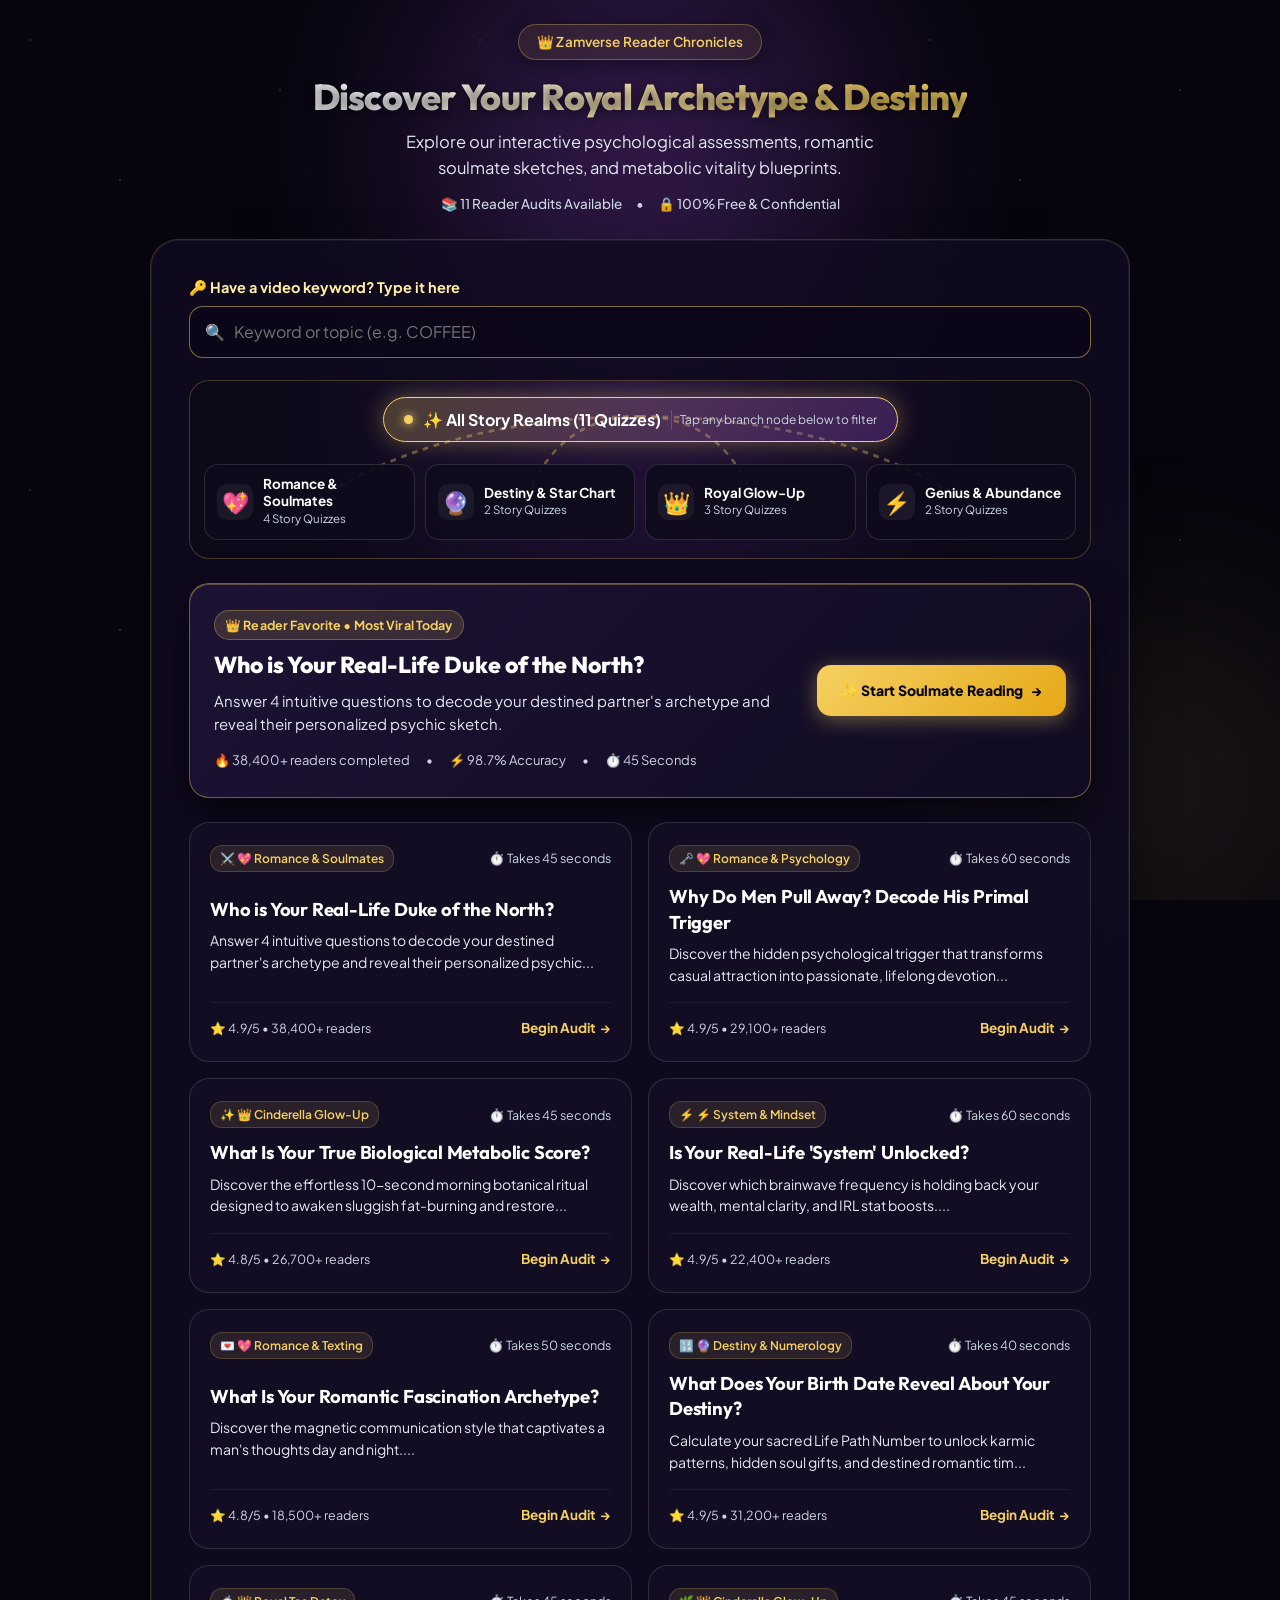
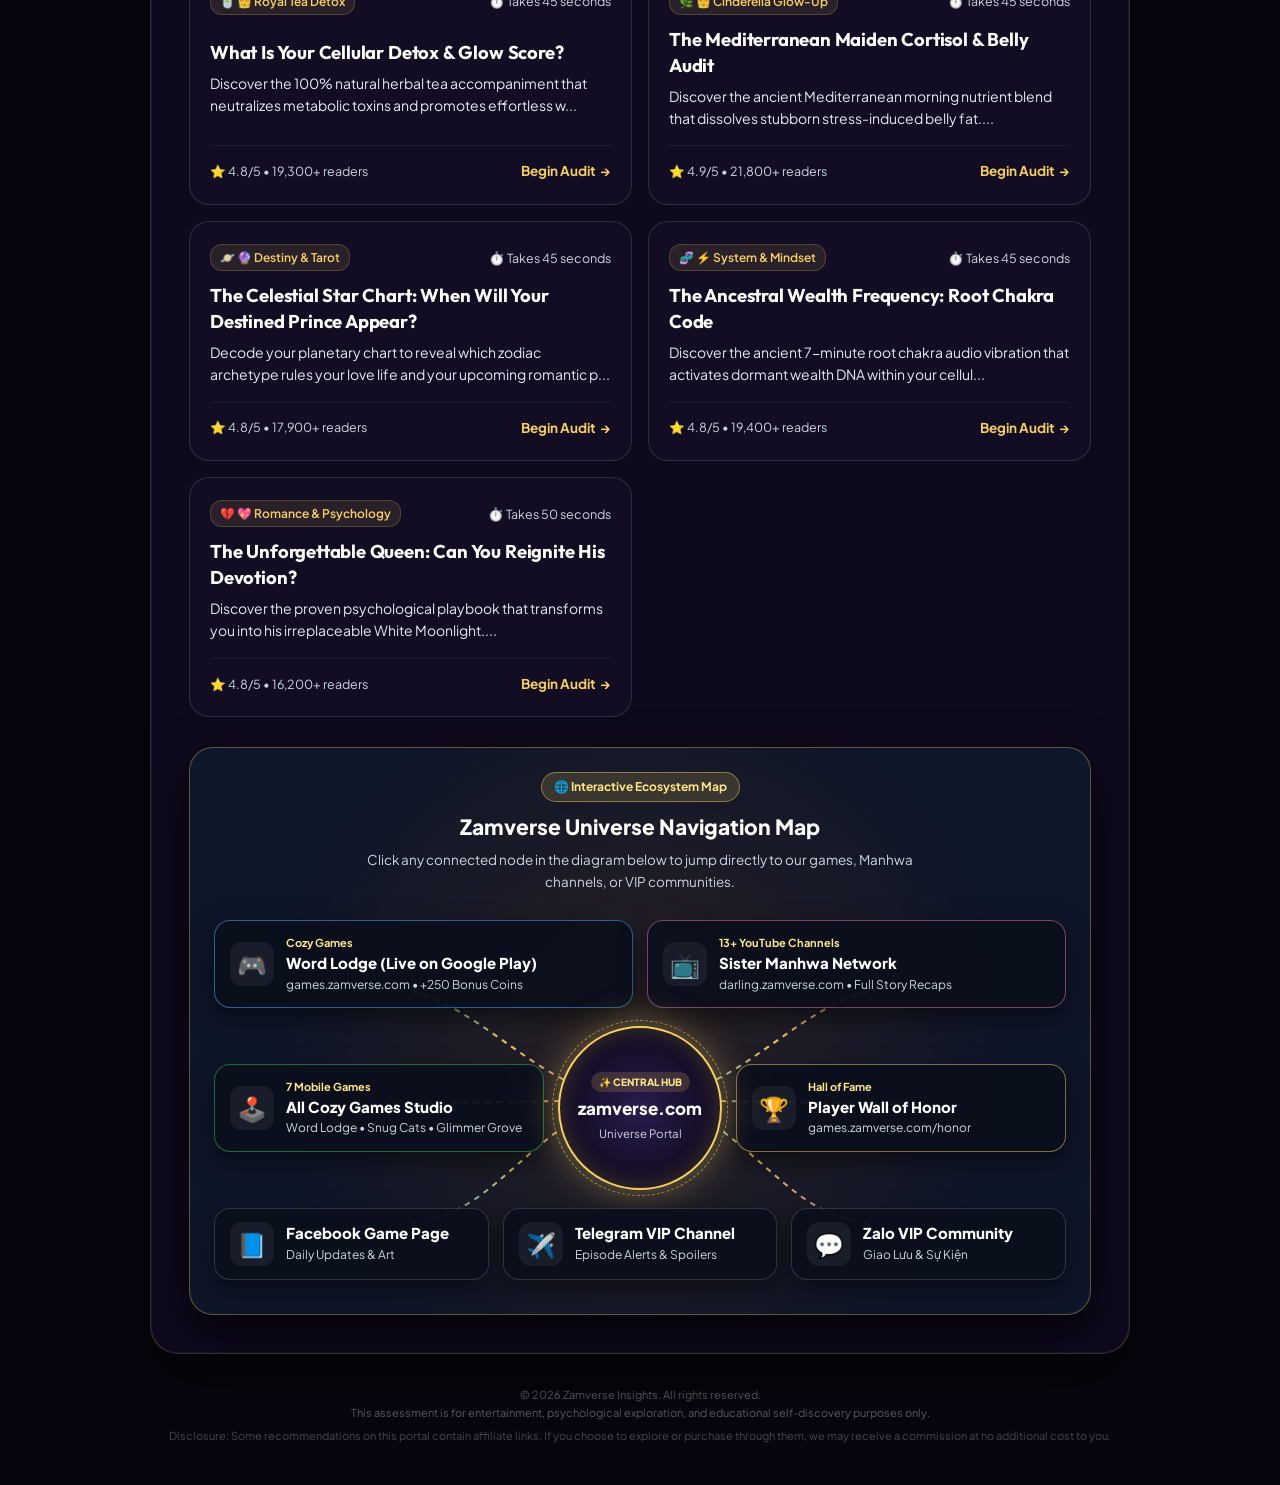
<file: index.html>
<!DOCTYPE html>
<html lang="en">
<head>
  <meta charset="UTF-8">
  <meta name="viewport" content="width=device-width, initial-scale=1.0, maximum-scale=5.0">
  <title>Zamverse Portal | Private Archetype & Destiny Assessments</title>
  
  <!-- SEO & Open Graph -->
  <meta name="description" content="Confidential reader assessments exploring romantic archetypes, male psychology, and vitality protocols.">
  <meta property="og:title" content="Zamverse Assessments | Reader Insights & Reports">
  <meta property="og:description" content="Discover your personalized archetype and confidential report in under 60 seconds.">
  <meta property="og:type" content="website">
  <meta name="theme-color" content="#07050e">

  <!-- Google Fonts -->
  <link rel="preconnect" href="https://fonts.googleapis.com">
  <link rel="preconnect" href="https://fonts.gstatic.com" crossorigin>
  <link href="https://fonts.googleapis.com/css2?family=Outfit:wght@500;600;700;800&family=Plus+Jakarta+Sans:wght@400;500;600;700;800&display=swap" rel="stylesheet">

  <!-- Stylesheet -->
  <link rel="stylesheet" href="/style.css">
  <link rel="icon" href="data:image/svg+xml,<svg xmlns='http://www.w3.org/2000/svg' viewBox='0 0 100 100'><text y='.9em' font-size='90'>✨</text></svg>">
</head>
<body>

  <!-- Ambient Light Effects -->
  <div class="bg-ambient">
    <div class="glow-orb-1"></div>
    <div class="glow-orb-2"></div>
    <div class="stars-overlay"></div>
  </div>

  <main class="quiz-container" id="mainContainer">

    <!-- Brand Header -->
    <header class="brand-header" id="brandHeader">
      <div class="brand-badge" id="brandBadge">✨ Destiny Assessment</div>
      <h1 class="brand-title" id="brandTitle">
        <span class="highlight">Who is Your Real-Life Duke of the North?</span>
      </h1>
      <p class="brand-subtitle" id="brandSubtitle">
        Answer 4 intuitive questions to uncover your destined partner's archetype and reveal their psychic sketch.
      </p>
      <div class="brand-meta" id="brandMeta">
        <span id="readingTime">⏱️ Takes 45 seconds</span>
        <span>•</span>
        <span>🔒 100% Free & Private</span>
      </div>
    </header>

    <!-- Quiz Shell Card -->
    <section class="quiz-card" id="quizCard" aria-live="polite">

      <!-- Progress Section (Hidden during calculation/result/portal) -->
      <div class="progress-section" id="progressSection">
        <div class="progress-header">
          <span id="progressLabel">Step 1 of 4</span>
          <span>⚡ Instant Analysis</span>
        </div>
        <div class="progress-bar-bg">
          <div class="progress-bar-fill" id="progressFill"></div>
        </div>
      </div>

      <!-- Question & Result Dynamic Body -->
      <div id="quizCardBody">
        <!-- Rendered dynamically via app.js -->
      </div>

    </section>

    <!-- Legal Footer -->
    <footer class="legal-footer">
      <p>© 2026 Zamverse Insights. All rights reserved.</p>
      <p>This assessment is for entertainment, psychological exploration, and educational self-discovery purposes only.</p>
      <p style="margin-top: 6px; opacity: 0.75;">Disclosure: Some recommendations on this portal contain affiliate links. If you choose to explore or purchase through them, we may receive a commission at no additional cost to you.</p>
    </footer>

  </main>

  <!-- Logic Script -->
  <script src="/app.js"></script>
</body>
</html>
</file>
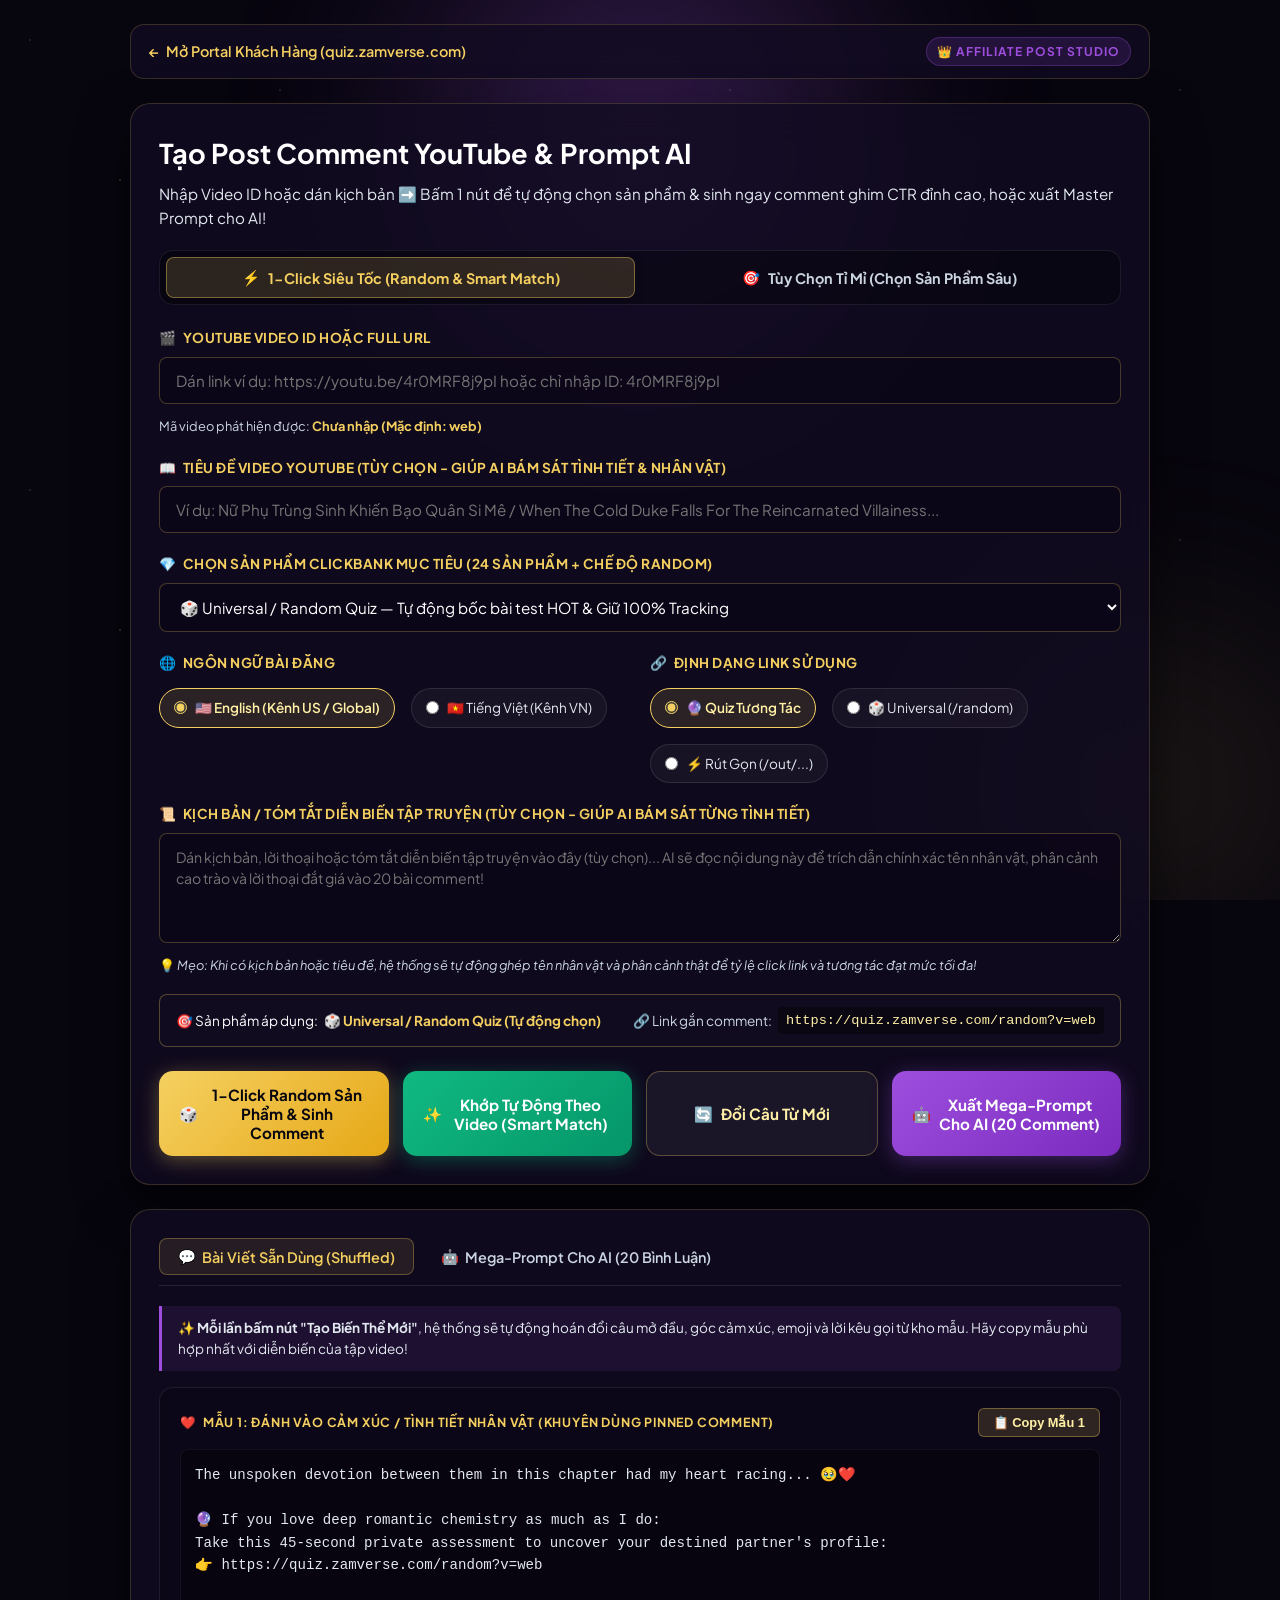
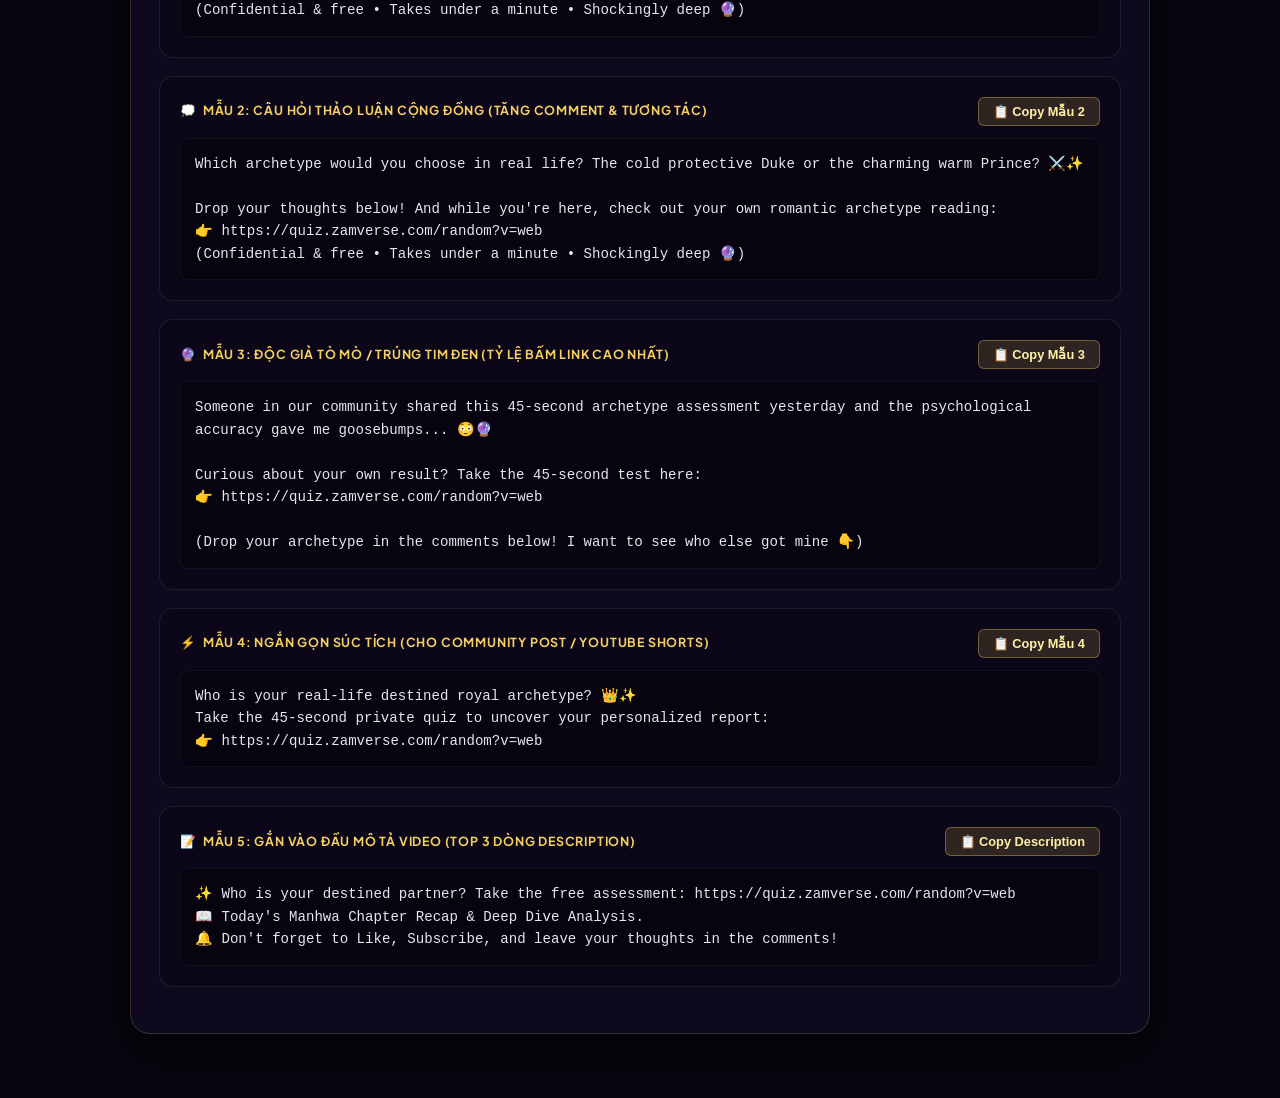
<file: admin.html>
<!DOCTYPE html>
<html lang="en">
<head>
  <meta charset="UTF-8">
  <meta name="viewport" content="width=device-width, initial-scale=1.0, maximum-scale=5.0">
  <title>Zamverse Studio | YouTube Affiliate Post & AI Prompt Generator</title>
  
  <meta name="description" content="Generate high-converting YouTube pinned comments, description snippets, and 20-comment AI prompts for female manga channels.">
  <meta name="theme-color" content="#07050e">

  <!-- Google Fonts -->
  <link rel="preconnect" href="https://fonts.googleapis.com">
  <link rel="preconnect" href="https://fonts.gstatic.com" crossorigin>
  <link href="https://fonts.googleapis.com/css2?family=Cinzel:wght@600;700;800&family=Plus+Jakarta+Sans:wght@400;500;600;700;800&display=swap" rel="stylesheet">

  <link rel="stylesheet" href="/style.css">
  <link rel="icon" href="data:image/svg+xml,<svg xmlns='http://www.w3.org/2000/svg' viewBox='0 0 100 100'><text y='.9em' font-size='90'>👑</text></svg>">

  <style>
    /* Admin Specific Styling */
    .admin-container {
      width: 100%;
      max-width: 1020px;
      margin: 0 auto;
      z-index: 1;
      position: relative;
    }

    .admin-nav {
      display: flex;
      justify-content: space-between;
      align-items: center;
      margin-bottom: 24px;
      padding: 12px 18px;
      background: var(--card-bg);
      border: 1px solid var(--card-border);
      border-radius: var(--radius-md);
      backdrop-filter: blur(16px);
    }

    .admin-nav a {
      color: var(--accent-gold);
      text-decoration: none;
      font-size: 0.9rem;
      font-weight: 600;
      display: flex;
      align-items: center;
      gap: 6px;
      transition: var(--transition-smooth);
    }

    .admin-nav a:hover {
      color: var(--accent-gold-light);
      transform: translateX(-2px);
    }

    .admin-title-badge {
      font-size: 0.75rem;
      color: var(--accent-purple);
      background: rgba(157, 78, 221, 0.15);
      border: 1px solid rgba(157, 78, 221, 0.3);
      padding: 4px 10px;
      border-radius: 20px;
      font-weight: 700;
      letter-spacing: 1px;
      text-transform: uppercase;
    }

    .admin-card {
      background: var(--card-bg);
      border: 1px solid var(--card-border);
      border-radius: var(--radius-lg);
      padding: 28px;
      margin-bottom: 24px;
      backdrop-filter: blur(20px);
      box-shadow: 0 20px 50px rgba(0,0,0,0.5);
    }

    .form-grid {
      display: grid;
      grid-template-columns: 1fr 1fr;
      gap: 20px;
    }

    @media (max-width: 768px) {
      .form-grid {
        grid-template-columns: 1fr;
      }
    }

    .form-group {
      display: flex;
      flex-direction: column;
      gap: 8px;
    }

    .form-group.full-width {
      grid-column: 1 / -1;
    }

    .form-label {
      font-size: 0.85rem;
      font-weight: 700;
      color: var(--accent-gold);
      display: flex;
      align-items: center;
      gap: 6px;
      text-transform: uppercase;
      letter-spacing: 0.5px;
    }

    .form-input, .form-select {
      width: 100%;
      padding: 13px 16px;
      background: rgba(10, 7, 22, 0.7);
      border: 1px solid rgba(245, 208, 97, 0.25);
      border-radius: var(--radius-sm);
      color: #ffffff;
      font-family: var(--font-body);
      font-size: 0.95rem;
      transition: var(--transition-smooth);
      outline: none;
    }

    .form-input:focus, .form-select:focus {
      border-color: var(--accent-gold);
      box-shadow: 0 0 16px var(--accent-gold-glow);
      background: rgba(18, 12, 34, 0.95);
    }

    .form-select optgroup {
      background: #0f0a1c;
      color: var(--accent-gold);
      font-weight: 700;
    }

    .form-select option {
      background: #140d26;
      color: #ffffff;
      font-weight: 500;
      padding: 8px;
    }

    .options-row {
      display: flex;
      flex-wrap: wrap;
      gap: 16px;
      margin-top: 6px;
    }

    .radio-pill {
      display: flex;
      align-items: center;
      gap: 8px;
      padding: 8px 14px;
      background: rgba(255, 255, 255, 0.04);
      border: 1px solid rgba(255, 255, 255, 0.1);
      border-radius: 20px;
      cursor: pointer;
      font-size: 0.85rem;
      color: var(--text-secondary);
      transition: var(--transition-smooth);
    }

    .radio-pill:hover {
      border-color: var(--accent-gold);
      color: #ffffff;
    }

    .radio-pill input[type="radio"] {
      accent-color: var(--accent-gold);
      cursor: pointer;
    }

    .radio-pill.active {
      background: rgba(245, 208, 97, 0.12);
      border-color: var(--accent-gold);
      color: var(--accent-gold-light);
      font-weight: 600;
    }

    .action-btn-row {
      display: flex;
      gap: 14px;
      margin-top: 24px;
      flex-wrap: wrap;
    }

    .admin-btn {
      flex: 1;
      min-width: 220px;
      padding: 14px 20px;
      border-radius: var(--radius-md);
      font-family: var(--font-body);
      font-size: 0.95rem;
      font-weight: 700;
      cursor: pointer;
      display: flex;
      align-items: center;
      justify-content: center;
      gap: 8px;
      transition: var(--transition-smooth);
      border: none;
      text-decoration: none;
    }

    .btn-gold {
      background: linear-gradient(135deg, #f5d061 0%, #e6a817 100%);
      color: #07050e;
      box-shadow: 0 4px 20px rgba(245, 208, 97, 0.35);
    }

    .btn-gold:hover {
      transform: translateY(-2px);
      box-shadow: 0 8px 30px rgba(245, 208, 97, 0.55);
    }

    .btn-purple {
      background: linear-gradient(135deg, #9d4edd 0%, #7b2cbf 100%);
      color: #ffffff;
      box-shadow: 0 4px 20px rgba(157, 78, 221, 0.35);
    }

    .btn-purple:hover {
      transform: translateY(-2px);
      box-shadow: 0 8px 30px rgba(157, 78, 221, 0.55);
    }

    .btn-emerald {
      background: linear-gradient(135deg, #10b981 0%, #059669 100%);
      color: #ffffff;
      box-shadow: 0 4px 20px rgba(16, 185, 129, 0.35);
    }

    .btn-emerald:hover {
      transform: translateY(-2px);
      box-shadow: 0 8px 30px rgba(16, 185, 129, 0.55);
    }

    .btn-outline {
      background: rgba(255, 255, 255, 0.05);
      border: 1px solid rgba(245, 208, 97, 0.3);
      color: var(--accent-gold-light);
    }

    .btn-outline:hover {
      background: rgba(245, 208, 97, 0.12);
      border-color: var(--accent-gold);
      transform: translateY(-2px);
    }

    /* Mode Switcher Bar */
    .mode-switcher-bar {
      display: flex;
      gap: 10px;
      margin-bottom: 22px;
      padding: 6px;
      background: rgba(0, 0, 0, 0.3);
      border: 1px solid rgba(255, 255, 255, 0.08);
      border-radius: var(--radius-md);
    }

    .mode-switch-btn {
      flex: 1;
      padding: 10px 16px;
      background: transparent;
      border: 1px solid transparent;
      border-radius: var(--radius-sm);
      color: var(--text-muted);
      font-family: var(--font-body);
      font-size: 0.9rem;
      font-weight: 700;
      cursor: pointer;
      display: flex;
      align-items: center;
      justify-content: center;
      gap: 8px;
      transition: var(--transition-smooth);
    }

    .mode-switch-btn:hover {
      color: #fff;
    }

    .mode-switch-btn.active {
      background: rgba(245, 208, 97, 0.15);
      border-color: rgba(245, 208, 97, 0.4);
      color: var(--accent-gold);
      box-shadow: 0 2px 10px rgba(0, 0, 0, 0.3);
    }

    /* Active Status Bar */
    .active-status-bar {
      margin-top: 18px;
      padding: 12px 16px;
      background: rgba(18, 12, 34, 0.85);
      border: 1px solid rgba(245, 208, 97, 0.3);
      border-radius: var(--radius-sm);
      display: flex;
      flex-wrap: wrap;
      justify-content: space-between;
      align-items: center;
      gap: 12px;
      font-size: 0.85rem;
    }

    .status-badge {
      display: flex;
      align-items: center;
      gap: 6px;
      color: #fff;
    }

    .status-badge strong {
      color: var(--accent-gold);
    }

    .status-link {
      display: flex;
      align-items: center;
      gap: 6px;
      color: var(--text-muted);
    }

    .status-link code {
      background: rgba(0, 0, 0, 0.4);
      color: var(--accent-gold-light);
      padding: 3px 8px;
      border-radius: 4px;
      font-family: 'Courier New', Courier, monospace;
    }

    /* Output Section */
    .tab-bar {
      display: flex;
      gap: 8px;
      margin-bottom: 20px;
      border-bottom: 1px solid rgba(255, 255, 255, 0.1);
      padding-bottom: 10px;
    }

    .tab-btn {
      padding: 8px 18px;
      background: transparent;
      border: 1px solid transparent;
      border-radius: var(--radius-sm);
      color: var(--text-muted);
      font-family: var(--font-body);
      font-size: 0.9rem;
      font-weight: 600;
      cursor: pointer;
      display: flex;
      align-items: center;
      gap: 6px;
      transition: var(--transition-smooth);
    }

    .tab-btn:hover {
      color: var(--text-primary);
    }

    .tab-btn.active {
      color: var(--accent-gold);
      background: rgba(245, 208, 97, 0.1);
      border-color: rgba(245, 208, 97, 0.3);
    }

    .result-card {
      background: rgba(10, 7, 22, 0.6);
      border: 1px solid rgba(255, 255, 255, 0.08);
      border-radius: var(--radius-md);
      padding: 20px;
      margin-bottom: 18px;
      position: relative;
      transition: var(--transition-smooth);
    }

    .result-card:hover {
      border-color: rgba(245, 208, 97, 0.35);
      background: rgba(14, 10, 30, 0.75);
    }

    .result-header {
      display: flex;
      justify-content: space-between;
      align-items: center;
      margin-bottom: 12px;
    }

    .result-type-tag {
      font-size: 0.78rem;
      font-weight: 700;
      color: var(--accent-gold);
      text-transform: uppercase;
      letter-spacing: 0.8px;
      display: flex;
      align-items: center;
      gap: 6px;
    }

    .copy-btn {
      padding: 6px 14px;
      background: rgba(245, 208, 97, 0.15);
      border: 1px solid rgba(245, 208, 97, 0.35);
      border-radius: 6px;
      color: var(--accent-gold-light);
      font-size: 0.8rem;
      font-weight: 600;
      cursor: pointer;
      display: flex;
      align-items: center;
      gap: 5px;
      transition: var(--transition-smooth);
    }

    .copy-btn:hover {
      background: var(--accent-gold);
      color: #07050e;
    }

    .copy-btn.copied {
      background: var(--accent-emerald);
      border-color: var(--accent-emerald);
      color: #ffffff;
    }

    .result-content {
      background: rgba(0, 0, 0, 0.35);
      border-radius: 8px;
      padding: 14px;
      font-family: 'Courier New', Courier, monospace;
      font-size: 0.88rem;
      line-height: 1.6;
      color: #e2e8f0;
      white-space: pre-wrap;
      word-break: break-word;
      border: 1px solid rgba(255, 255, 255, 0.05);
    }

    .meta-indicator {
      display: flex;
      align-items: center;
      gap: 16px;
      margin-top: 12px;
      font-size: 0.8rem;
      color: var(--text-muted);
    }

    .meta-indicator span {
      display: flex;
      align-items: center;
      gap: 4px;
    }

    .meta-indicator strong {
      color: var(--accent-gold);
    }

    .prompt-box {
      width: 100%;
      height: 380px;
      background: rgba(0, 0, 0, 0.45);
      border: 1px solid rgba(157, 78, 221, 0.35);
      border-radius: var(--radius-md);
      padding: 18px;
      color: #f1f5f9;
      font-family: 'Courier New', Courier, monospace;
      font-size: 0.88rem;
      line-height: 1.6;
      resize: vertical;
      outline: none;
      white-space: pre-wrap;
    }

    .prompt-box:focus {
      border-color: var(--accent-purple);
      box-shadow: 0 0 20px var(--accent-purple-glow);
    }

    .info-callout {
      background: rgba(157, 78, 221, 0.1);
      border-left: 3px solid var(--accent-purple);
      padding: 12px 16px;
      border-radius: 0 var(--radius-sm) var(--radius-sm) 0;
      font-size: 0.85rem;
      color: var(--text-secondary);
      margin-bottom: 16px;
      line-height: 1.5;
    }
  </style>
</head>
<body>

  <!-- Ambient Light Effects -->
  <div class="bg-ambient">
    <div class="glow-orb-1"></div>
    <div class="glow-orb-2"></div>
    <div class="stars-overlay"></div>
  </div>

  <main class="admin-container">

    <!-- Top Navigation -->
    <nav class="admin-nav">
      <a href="/" target="_blank">
        <span>←</span>
        <span>Mở Portal Khách Hàng (quiz.zamverse.com)</span>
      </a>
      <div class="admin-title-badge">👑 Affiliate Post Studio</div>
    </nav>

    <!-- Main Generator Card -->
    <section class="admin-card">
      <header style="margin-bottom: 20px;">
        <h1 style="font-family: var(--font-royal); font-size: 1.7rem; color: #fff; margin-bottom: 6px;">
          Tạo Post Comment YouTube & Prompt AI
        </h1>
        <p style="color: var(--text-secondary); font-size: 0.95rem;">
          Nhập Video ID hoặc dán kịch bản ➡️ Bấm 1 nút để tự động chọn sản phẩm & sinh ngay comment ghim CTR đỉnh cao, hoặc xuất Master Prompt cho AI!
        </p>
      </header>

      <!-- Mode Switcher -->
      <div class="mode-switcher-bar">
        <button type="button" class="mode-switch-btn active" id="modeQuickBtn" onclick="setStudioMode('quick')">
          <span>⚡</span>
          <span>1-Click Siêu Tốc (Random & Smart Match)</span>
        </button>
        <button type="button" class="mode-switch-btn" id="modeAdvancedBtn" onclick="setStudioMode('advanced')">
          <span>🎯</span>
          <span>Tùy Chọn Tỉ Mỉ (Chọn Sản Phẩm Sâu)</span>
        </button>
      </div>

      <form id="generatorForm" onsubmit="event.preventDefault(); generateOutputs();">
        <div class="form-grid">

          <!-- Video ID Input -->
          <div class="form-group full-width">
            <label class="form-label" for="videoInput">
              <span>🎬</span>
              <span>YouTube Video ID hoặc Full URL</span>
            </label>
            <input type="text" 
                   id="videoInput" 
                   class="form-input" 
                   placeholder="Dán link ví dụ: https://youtu.be/4r0MRF8j9pI hoặc chỉ nhập ID: 4r0MRF8j9pI"
                   value=""
                   oninput="onVideoInputChanged(this.value)">
            <div style="font-size: 0.8rem; color: var(--text-muted); margin-top: 4px;">
              Mã video phát hiện được: <strong id="detectedVidDisplay" style="color: var(--accent-gold);">Chưa nhập (Mặc định: web)</strong>
            </div>
          </div>

          <!-- Video Title Input (NEW) -->
          <div class="form-group full-width">
            <label class="form-label" for="titleInput">
              <span>📖</span>
              <span>Tiêu Đề Video YouTube (Tùy chọn - Giúp AI bám sát tình tiết & nhân vật)</span>
            </label>
            <input type="text" 
                   id="titleInput" 
                   class="form-input" 
                   placeholder="Ví dụ: Nữ Phụ Trùng Sinh Khiến Bạo Quân Si Mê / When The Cold Duke Falls For The Reincarnated Villainess..."
                   value=""
                   oninput="onTitleInputChanged(this.value)">
          </div>

          <!-- Product Selector (Detailed mode or when user wants to manually pick) -->
          <div class="form-group full-width" id="productSelectGroup">
            <label class="form-label" for="productSelect">
              <span>💎</span>
              <span>Chọn Sản Phẩm ClickBank Mục Tiêu (24 Sản Phẩm + Chế độ Random)</span>
            </label>
            <select id="productSelect" class="form-select" onchange="generateOutputs()">
              <optgroup label="🎲 UNIVERSAL & SMART ROUTE (TỰ ĐỘNG CHỌN)">
                <option value="random" selected>🎲 Universal / Random Quiz — Tự động bốc bài test HOT & Giữ 100% Tracking</option>
              </optgroup>
              <optgroup label="💖 NHÓM 1: ROMANCE, DATING & TÂM LÝ PHÁI MẠNH">
                <option value="soulmate">✨ Soulmate Sketch (tinapsc) — Bản vẽ Người yêu định mệnh / Duke of the North</option>
                <option value="love-secret">👑 His Secret Obsession (hissecret) — Bản năng người hùng (Hero Instinct)</option>
                <option value="devotion">💌 The Devotion System (amynorth) — Nghệ thuật nhắn tin (Text Chemistry)</option>
                <option value="ex-factor">💔 The Ex Factor Guide (brbrowning) — Kịch bản hàn gắn người yêu cũ</option>
              </optgroup>
              <optgroup label="🔮 NHÓM 2: ĐỊNH MỆNH, THẦN SỐ HỌC, CHIÊM TINH & TAROT">
                <option value="numerology">🔢 Numerologist (numerology) — Thần số học & Con số linh hồn bí mật</option>
                <option value="astrology">🪐 Astrology Reading (astroread) — Bản đồ sao cá nhân & Cung hoàng đạo</option>
                <option value="aura">✨ Aura Manifestation (auraread) — Giải mã hào quang quyến rũ</option>
                <option value="mind-movies">🎬 Mind Movies 4.0 (mindmovies) — Cài đặt tiềm thức & Luật hấp dẫn</option>
              </optgroup>
              <optgroup label="👑 NHÓM 3: CINDERELLA GLOW-UP & THẢI ĐỘC DÁNG ĐẸP">
                <option value="coffee-ritual">☕ Java Burn (javaburn) — Mẹo cà phê sáng 10 giây đốt mỡ</option>
                <option value="tea-burn">🍵 Tea Burn (teaburn) — Trà thảo mộc hoàng gia tiêu mỡ eo</option>
                <option value="belly-juice">🌿 Ikaria Lean Belly Juice (lbjuice) — Nước ép Địa Trung Hải phẳng bụng</option>
                <option value="lean-biome">🌸 LeanBiome for Women (leanbiome) — Men vi sinh vóc dáng tiểu thư</option>
                <option value="mitolyn">⚡ Mitolyn Metabolic (mitolyn) — Tái tạo ty thể & Đốt mỡ thanh xuân</option>
                <option value="liv-pure">💧 Liv Pure Detox (livpure) — Thanh lọc gan & Da dẻ sáng hồng</option>
                <option value="alpilean">🏔️ Alpilean Ice Hack (alpilean) — Mẹo thân nhiệt vùng núi Alps</option>
                <option value="prodentim">🦷 ProDentim (prodentim) — Men vi sinh nụ cười tỏa nắng nữ chính</option>
                <option value="beauty-sleep">🌙 Revive Daily (revive) — Giấc ngủ làm đẹp & Hormone trẻ hóa</option>
                <option value="gut-vita">🍃 Gut Vita (gutvita) — Thảo dược tiêu hóa êm dịu, hết chướng bụng</option>
              </optgroup>
              <optgroup label="⚡ NHÓM 4: SÓNG NÃO QUÝ TỘC, FOCUS & NỮ CƯỜNG">
                <option value="brainwave">⚡ Billionaire Brain Wave (attractbr) — Sóng não Theta 7 phút mở 'Hệ thống'</option>
                <option value="wealth-dna">🧬 Wealth DNA Code (wealthdna) — Kích hoạt rung động luân xa tài lộc</option>
                <option value="neuro-zoom">🧠 NeuroZoom (neurozoom) — Trí tuệ minh mẫn 35-trong-1, tăng INT</option>
                <option value="cortexi">👂 Cortexi (cortexi) — Minh mẫn tinh thần & Thính lực sắc sảo</option>
                <option value="audisoothe">🌿 AudiSoothe (audifort) — Xoa dịu thần kinh, tĩnh lặng tâm trí</option>
                <option value="zeneara">🌸 Zeneara (zeneara) — Cân bằng phong thái điềm đạm quý cô</option>
              </optgroup>
            </select>
          </div>

          <!-- Language Selector -->
          <div class="form-group">
            <label class="form-label">
              <span>🌐</span>
              <span>Ngôn Ngữ Bài Đăng</span>
            </label>
            <div class="options-row">
              <label class="radio-pill active" id="langEnLabel">
                <input type="radio" name="lang" value="en" checked onchange="toggleLang('en')">
                <span>🇺🇸 English (Kênh US / Global)</span>
              </label>
              <label class="radio-pill" id="langViLabel">
                <input type="radio" name="lang" value="vi" onchange="toggleLang('vi')">
                <span>🇻🇳 Tiếng Việt (Kênh VN)</span>
              </label>
            </div>
          </div>

          <!-- Link Style -->
          <div class="form-group">
            <label class="form-label">
              <span>🔗</span>
              <span>Định Dạng Link Sử Dụng</span>
            </label>
            <div class="options-row">
              <label class="radio-pill active" id="modeQuizLabel">
                <input type="radio" name="linkMode" value="quiz" checked onchange="toggleLinkMode('quiz')">
                <span>🔮 Quiz Tương Tác</span>
              </label>
              <label class="radio-pill" id="modeRandomLabel">
                <input type="radio" name="linkMode" value="random" onchange="toggleLinkMode('random')">
                <span>🎲 Universal (/random)</span>
              </label>
              <label class="radio-pill" id="modeDirectLabel">
                <input type="radio" name="linkMode" value="direct" onchange="toggleLinkMode('direct')">
                <span>⚡ Rút Gọn (/out/...)</span>
              </label>
            </div>
          </div>

          <!-- Video Script / Plot Summary Input (Optional) -->
          <div class="form-group full-width">
            <label class="form-label" for="scriptInput">
              <span>📜</span>
              <span>Kịch Bản / Tóm Tắt Diễn Biến Tập Truyện (Tùy chọn - Giúp AI bám sát từng tình tiết)</span>
            </label>
            <textarea id="scriptInput" 
                      class="form-input" 
                      style="height: 110px; resize: vertical; font-family: var(--font-body); font-size: 0.88rem; line-height: 1.5;"
                      placeholder="Dán kịch bản, lời thoại hoặc tóm tắt diễn biến tập truyện vào đây (tùy chọn)... AI sẽ đọc nội dung này để trích dẫn chính xác tên nhân vật, phân cảnh cao trào và lời thoại đắt giá vào 20 bài comment!"
                      oninput="onScriptInputChanged()"></textarea>
            <div style="font-size: 0.8rem; color: var(--text-muted); margin-top: 4px;">
              💡 <em>Mẹo: Khi có kịch bản hoặc tiêu đề, hệ thống sẽ tự động ghép tên nhân vật và phân cảnh thật để tỷ lệ click link và tương tác đạt mức tối đa!</em>
            </div>
          </div>

        </div>

        <!-- Active Status Summary Bar -->
        <div class="active-status-bar" id="activeStatusBar">
          <div class="status-badge">
            <span>🎯 Sản phẩm áp dụng:</span>
            <strong id="statusProdName">Universal / Random Quiz</strong>
          </div>
          <div class="status-link">
            <span>🔗 Link gắn comment:</span>
            <code id="statusLinkUrl">https://quiz.zamverse.com/random?v=web</code>
          </div>
        </div>

        <!-- Buttons Row -->
        <div class="action-btn-row">
          <button type="button" class="admin-btn btn-gold" onclick="randomizeProductAndGenerate()">
            <span>🎲</span>
            <span>1-Click Random Sản Phẩm & Sinh Comment</span>
          </button>
          <button type="button" class="admin-btn btn-emerald" onclick="smartMatchAndGenerate()">
            <span>✨</span>
            <span>Khớp Tự Động Theo Video (Smart Match)</span>
          </button>
          <button type="button" class="admin-btn btn-outline" onclick="randomizeVariants()">
            <span>🔄</span>
            <span>Đổi Câu Từ Mới</span>
          </button>
          <button type="button" class="admin-btn btn-purple" onclick="switchToAiTab()">
            <span>🤖</span>
            <span>Xuất Mega-Prompt Cho AI (20 Comment)</span>
          </button>
        </div>
      </form>
    </section>

    <!-- Output Section -->
    <section class="admin-card" id="outputSection">

      <!-- Tabs -->
      <div class="tab-bar">
        <button type="button" class="tab-btn active" id="tabReadyBtn" onclick="switchTab('ready')">
          <span>💬</span>
          <span>Bài Viết Sẵn Dùng (Shuffled)</span>
        </button>
        <button type="button" class="tab-btn" id="tabAiBtn" onclick="switchTab('ai')">
          <span>🤖</span>
          <span>Mega-Prompt Cho AI (20 Bình Luận)</span>
        </button>
      </div>

      <!-- Tab 1: Ready-to-use Randomized Posts -->
      <div id="readyPostsTab">
        
        <div class="info-callout">
          ✨ <strong>Mỗi lần bấm nút "Tạo Biến Thể Mới"</strong>, hệ thống sẽ tự động hoán đổi câu mở đầu, góc cảm xúc, emoji và lời kêu gọi từ kho mẫu. Hãy copy mẫu phù hợp nhất với diễn biến của tập video!
        </div>

        <!-- Card 1: Emotional Hook -->
        <div class="result-card">
          <div class="result-header">
            <div class="result-type-tag">
              <span>❤️</span>
              <span>Mẫu 1: Đánh Vào Cảm Xúc / Tình Tiết Nhân Vật (Khuyên Dùng Pinned Comment)</span>
            </div>
            <button class="copy-btn" onclick="copyResultText(this, 'res1')">📋 Copy Mẫu 1</button>
          </div>
          <div class="result-content" id="res1"></div>
        </div>

        <!-- Card 2: Community Debate -->
        <div class="result-card">
          <div class="result-header">
            <div class="result-type-tag">
              <span>💭</span>
              <span>Mẫu 2: Câu Hỏi Thảo Luận Cộng Đồng (Tăng Comment & Tương Tác)</span>
            </div>
            <button class="copy-btn" onclick="copyResultText(this, 'res2')">📋 Copy Mẫu 2</button>
          </div>
          <div class="result-content" id="res2"></div>
        </div>

        <!-- Card 3: Curiosity / Shocking Accuracy -->
        <div class="result-card">
          <div class="result-header">
            <div class="result-type-tag">
              <span>🔮</span>
              <span>Mẫu 3: Độc Giả Tò Mò / Trúng Tim Đen (Tỷ Lệ Bấm Link Cao Nhất)</span>
            </div>
            <button class="copy-btn" onclick="copyResultText(this, 'res3')">📋 Copy Mẫu 3</button>
          </div>
          <div class="result-content" id="res3"></div>
        </div>

        <!-- Card 4: Short & Punchy -->
        <div class="result-card">
          <div class="result-header">
            <div class="result-type-tag">
              <span>⚡</span>
              <span>Mẫu 4: Ngắn Gọn Súc Tích (Cho Community Post / YouTube Shorts)</span>
            </div>
            <button class="copy-btn" onclick="copyResultText(this, 'res4')">📋 Copy Mẫu 4</button>
          </div>
          <div class="result-content" id="res4"></div>
        </div>

        <!-- Card 5: Top 3 Lines Description -->
        <div class="result-card">
          <div class="result-header">
            <div class="result-type-tag">
              <span>📝</span>
              <span>Mẫu 5: Gắn Vào Đầu Mô Tả Video (Top 3 Dòng Description)</span>
            </div>
            <button class="copy-btn" onclick="copyResultText(this, 'res5')">📋 Copy Description</button>
          </div>
          <div class="result-content" id="res5"></div>
        </div>

      </div>

      <!-- Tab 2: Master AI Mega-Prompt -->
      <div id="aiPromptTab" style="display: none;">
        <div class="info-callout">
          💡 <strong>Hướng dẫn:</strong> Bấm nút <strong>"Copy Master Prompt"</strong> bên dưới ➡️ Dán thẳng vào <strong>ChatGPT, Claude 3.5 Sonnet hoặc Gemini</strong> ➡️ AI sẽ tự động sinh ngay <strong>20 bài comment YouTube độc nhất vô nhị</strong> chia theo 5 sắc thái khác nhau, đã chèn sẵn link và mã video chính xác!
        </div>

        <div style="display: flex; justify-content: flex-end; margin-bottom: 12px;">
          <button class="copy-btn" style="padding: 10px 20px; font-size: 0.95rem;" onclick="copyAiPrompt(this)">
            📋 Copy Master Prompt Cho AI (20 Comment)
          </button>
        </div>

        <textarea class="prompt-box" id="aiPromptOutput" readonly></textarea>
      </div>

    </section>

  </main>

  <script src="/admin.js"></script>
</body>
</html>
</file>
<file: style.css>
/* ==========================================================================
   zam-affi-quiz: High-Converting Royal Manhwa Aesthetic & Funnel System
   ========================================================================== */

:root {
  --bg-primary: #07050e;
  --bg-secondary: #0f0a1c;
  --card-bg: rgba(18, 12, 34, 0.82);
  --card-border: rgba(245, 208, 97, 0.18);
  --card-hover-border: rgba(245, 208, 97, 0.6);

  --accent-gold: #f5d061;
  --accent-gold-light: #fff0a6;
  --accent-gold-glow: rgba(245, 208, 97, 0.35);
  --accent-purple: #9d4edd;
  --accent-purple-glow: rgba(157, 78, 221, 0.45);
  --accent-rose: #ff758f;
  --accent-emerald: #10b981;

  --text-primary: #ffffff;
  --text-secondary: #e2e8f0;
  --text-muted: #cbd5e1;

  --font-royal: 'Outfit', 'Plus Jakarta Sans', -apple-system, BlinkMacSystemFont, 'Segoe UI', Roboto, sans-serif;
  --font-body: 'Plus Jakarta Sans', -apple-system, BlinkMacSystemFont, sans-serif;
  --radius-xl: 28px;
  --radius-lg: 20px;
  --radius-md: 14px;
  --radius-sm: 8px;

  --transition-smooth: all 0.3s cubic-bezier(0.16, 1, 0.3, 1);
}

/* Base Reset */
*, *::before, *::after {
  box-sizing: border-box;
  margin: 0;
  padding: 0;
}

body {
  font-family: var(--font-body);
  background-color: var(--bg-primary);
  color: var(--text-primary);
  min-height: 100vh;
  display: flex;
  flex-direction: column;
  align-items: center;
  justify-content: flex-start;
  position: relative;
  overflow-x: hidden;
  padding: 24px 16px 40px;
  -webkit-font-smoothing: antialiased;
}

/* Background Ambient Glows */
.bg-ambient {
  position: fixed;
  top: 0;
  left: 0;
  width: 100vw;
  height: 100vh;
  pointer-events: none;
  z-index: 0;
  overflow: hidden;
}

.glow-orb-1 {
  position: absolute;
  top: -20%;
  left: 50%;
  transform: translateX(-50%);
  width: 650px;
  height: 650px;
  background: radial-gradient(circle, var(--accent-purple-glow) 0%, rgba(7, 5, 14, 0) 70%);
  filter: blur(90px);
  opacity: 0.85;
}

.glow-orb-2 {
  position: absolute;
  bottom: -15%;
  right: -10%;
  width: 500px;
  height: 500px;
  background: radial-gradient(circle, var(--accent-gold-glow) 0%, rgba(7, 5, 14, 0) 70%);
  filter: blur(100px);
  opacity: 0.4;
}

.stars-overlay {
  position: fixed;
  top: 0;
  left: 0;
  width: 100%;
  height: 100%;
  background-image: radial-gradient(1px 1px at 30px 40px, #ffffff, rgba(0,0,0,0)),
                    radial-gradient(1.5px 1.5px at 120px 180px, #f5d061, rgba(0,0,0,0)),
                    radial-gradient(1px 1px at 280px 90px, #ffffff, rgba(0,0,0,0)),
                    radial-gradient(2px 2px at 420px 320px, #c084fc, rgba(0,0,0,0));
  background-repeat: repeat;
  background-size: 450px 450px;
  opacity: 0.35;
  pointer-events: none;
  z-index: 0;
}

/* Container */
.quiz-container {
  width: 100%;
  max-width: 660px;
  position: relative;
  z-index: 10;
  display: flex;
  flex-direction: column;
}

/* Brand Header */
.brand-header {
  text-align: center;
  margin-bottom: 24px;
}

.brand-badge {
  display: inline-flex;
  align-items: center;
  gap: 8px;
  padding: 6px 18px;
  border-radius: 999px;
  background: rgba(245, 208, 97, 0.08);
  border: 1px solid rgba(245, 208, 97, 0.3);
  font-size: 13px;
  font-weight: 700;
  color: var(--accent-gold);
  letter-spacing: 0.01em;
  margin-bottom: 14px;
  box-shadow: 0 4px 20px rgba(0, 0, 0, 0.4);
}

.brand-title {
  font-family: var(--font-royal);
  font-size: clamp(26px, 5.5vw, 38px);
  font-weight: 700;
  line-height: 1.25;
  letter-spacing: -0.5px;
  color: #fff;
  margin-bottom: 10px;
  text-shadow: 0 2px 12px rgba(0, 0, 0, 0.6);
}

.brand-title span.highlight {
  background: linear-gradient(135deg, #ffffff 15%, var(--accent-gold) 85%);
  -webkit-background-clip: text;
  -webkit-text-fill-color: transparent;
}

.brand-subtitle {
  font-size: clamp(14px, 2.5vw, 16px);
  color: var(--text-secondary);
  line-height: 1.55;
  max-width: 540px;
  margin: 0 auto;
}

.brand-meta {
  display: flex;
  align-items: center;
  justify-content: center;
  gap: 14px;
  margin-top: 12px;
  font-size: 12px;
  font-weight: 500;
  color: var(--text-muted);
}

/* Quiz Card Shell */
.quiz-card {
  background: var(--card-bg);
  border: 1px solid var(--card-border);
  backdrop-filter: blur(28px);
  -webkit-backdrop-filter: blur(28px);
  border-radius: var(--radius-xl);
  padding: clamp(24px, 5vw, 38px);
  box-shadow: 0 25px 60px -15px rgba(0, 0, 0, 0.75),
              0 0 0 1px rgba(255, 255, 255, 0.05) inset;
  position: relative;
  overflow: hidden;
  transition: var(--transition-smooth);
}

/* Progress Bar */
.progress-section {
  margin-bottom: 26px;
}

.progress-header {
  display: flex;
  justify-content: space-between;
  align-items: center;
  font-size: 12px;
  font-weight: 700;
  color: var(--accent-gold);
  letter-spacing: 0.01em;
  margin-bottom: 8px;
}

.progress-bar-bg {
  width: 100%;
  height: 8px;
  background: rgba(255, 255, 255, 0.08);
  border-radius: 999px;
  overflow: hidden;
}

.progress-bar-fill {
  height: 100%;
  width: 25%;
  background: linear-gradient(90deg, var(--accent-purple), var(--accent-gold));
  border-radius: 999px;
  box-shadow: 0 0 14px var(--accent-gold-glow);
  transition: width 0.4s cubic-bezier(0.4, 0, 0.2, 1);
}

/* Question Area */
.question-container {
  animation: fadeIn 0.35s ease-out;
}

.question-text {
  font-family: var(--font-royal);
  font-size: clamp(20px, 4vw, 25px);
  font-weight: 700;
  line-height: 1.35;
  color: #ffffff;
  margin-bottom: 22px;
}

/* Options */
.options-grid {
  display: flex;
  flex-direction: column;
  gap: 12px;
}

.option-btn {
  background: rgba(255, 255, 255, 0.03);
  border: 1px solid rgba(255, 255, 255, 0.1);
  border-radius: var(--radius-md);
  padding: 16px 18px;
  display: flex;
  align-items: center;
  gap: 14px;
  color: #fff;
  font-family: var(--font-body);
  cursor: pointer;
  outline: none;
  transition: var(--transition-smooth);
  text-align: left;
  position: relative;
  overflow: hidden;
}

.option-badge {
  width: 32px;
  height: 32px;
  border-radius: 50%;
  background: rgba(255, 255, 255, 0.06);
  border: 1px solid rgba(255, 255, 255, 0.15);
  display: flex;
  align-items: center;
  justify-content: center;
  font-family: var(--font-royal);
  font-weight: 700;
  font-size: 13px;
  color: var(--accent-gold);
  flex-shrink: 0;
  transition: var(--transition-smooth);
}

.option-content {
  flex: 1;
}

.option-title {
  font-size: clamp(14px, 2.5vw, 15px);
  font-weight: 600;
  line-height: 1.4;
  color: #ffffff;
  margin-bottom: 3px;
}

.option-sub {
  font-size: 12px;
  color: var(--text-muted);
  line-height: 1.35;
}

.option-btn:hover {
  background: rgba(245, 208, 97, 0.06);
  border-color: var(--card-hover-border);
  transform: translateY(-2px);
  box-shadow: 0 8px 24px -4px rgba(0, 0, 0, 0.4);
}

.option-btn:hover .option-badge {
  background: var(--accent-gold);
  color: #1a1200;
  box-shadow: 0 0 12px var(--accent-gold-glow);
}

.option-btn:active {
  transform: scale(0.98);
}

/* ==========================================================================
   SCANNING / CALIBRATING STATE (ASTROLOGICAL SCANNER)
   ========================================================================== */

.calculating-view {
  text-align: center;
  padding: 36px 12px;
  animation: fadeIn 0.4s ease-out;
}

.scanner-ring-container {
  width: 110px;
  height: 110px;
  margin: 0 auto 28px;
  position: relative;
  display: flex;
  align-items: center;
  justify-content: center;
}

.scanner-ring {
  position: absolute;
  width: 100%;
  height: 100%;
  border-radius: 50%;
  border: 2px dashed var(--accent-gold);
  animation: rotate-slow 12s infinite linear;
}

.scanner-core {
  width: 76px;
  height: 76px;
  border-radius: 50%;
  background: radial-gradient(circle, var(--accent-gold) 0%, var(--accent-purple) 70%);
  display: flex;
  align-items: center;
  justify-content: center;
  box-shadow: 0 0 35px var(--accent-purple-glow);
  font-size: 32px;
  animation: pulse-ring 2s infinite ease-in-out;
}

@keyframes rotate-slow {
  from { transform: rotate(0deg); }
  to { transform: rotate(360deg); }
}

@keyframes pulse-ring {
  0%, 100% { transform: scale(1); }
  50% { transform: scale(1.08); }
}

.calculating-title {
  font-family: var(--font-royal);
  font-size: 22px;
  font-weight: 700;
  margin-bottom: 8px;
  color: #fff;
}

.calculating-status {
  font-size: 14px;
  color: var(--accent-gold);
  min-height: 24px;
  font-weight: 600;
  margin-bottom: 20px;
}

.calculating-percent {
  font-size: 34px;
  font-weight: 800;
  font-family: var(--font-royal);
  color: #ffffff;
}

/* ==========================================================================
   RESULT SCREEN — ROYAL ARCHETYPE TAROT & CONVERSION CARD
   ========================================================================== */

.result-view {
  animation: fadeIn 0.5s ease-out;
}

/* Tarot Header Badge */
.tarot-badge-row {
  display: flex;
  justify-content: space-between;
  align-items: center;
  padding-bottom: 14px;
  margin-bottom: 20px;
  border-bottom: 1px solid rgba(255, 255, 255, 0.1);
}

.tarot-number {
  font-family: var(--font-royal);
  font-size: 12px;
  font-weight: 700;
  letter-spacing: 0.01em;
  color: var(--accent-gold);
}

.tarot-match {
  background: rgba(16, 185, 129, 0.15);
  border: 1px solid rgba(16, 185, 129, 0.4);
  color: #34d399;
  font-size: 11px;
  font-weight: 700;
  padding: 4px 12px;
  border-radius: 999px;
  letter-spacing: 0.01em;
}

.tarot-card-title {
  font-family: var(--font-royal);
  font-size: clamp(24px, 5vw, 32px);
  font-weight: 700;
  line-height: 1.25;
  color: #ffffff;
  text-align: center;
  margin-bottom: 6px;
}

.tarot-card-subtitle {
  text-align: center;
  font-size: 14px;
  color: var(--accent-gold);
  font-style: italic;
  margin-bottom: 22px;
}

/* Cold Reading Box (Đoán trúng tim đen) */
.cold-reading-box {
  background: rgba(255, 255, 255, 0.04);
  border: 1px solid rgba(245, 208, 97, 0.25);
  border-left: 4px solid var(--accent-gold);
  border-radius: var(--radius-md);
  padding: 18px 20px;
  margin-bottom: 22px;
  position: relative;
}

.cold-reading-label {
  font-family: var(--font-royal);
  font-size: 11px;
  font-weight: 700;
  color: var(--accent-gold);
  letter-spacing: 0.01em;
  margin-bottom: 8px;
}

.cold-reading-text {
  font-size: clamp(14px, 2.5vw, 15px);
  color: #e2e8f0;
  line-height: 1.7;
}

/* Trait Matrix */
.trait-grid {
  display: grid;
  grid-template-columns: repeat(3, 1fr);
  gap: 10px;
  margin-bottom: 22px;
}

.trait-item {
  background: rgba(0, 0, 0, 0.35);
  border: 1px solid rgba(255, 255, 255, 0.08);
  border-radius: var(--radius-sm);
  padding: 12px 10px;
  text-align: center;
}

.trait-label {
  font-size: 11px;
  color: var(--text-muted);
  margin-bottom: 4px;
}

.trait-value {
  font-size: 13px;
  font-weight: 700;
  color: #fff;
}

/* Urgency Banner */
.urgency-banner {
  background: rgba(157, 78, 221, 0.15);
  border: 1px dashed rgba(157, 78, 221, 0.5);
  border-radius: var(--radius-md);
  padding: 12px 16px;
  font-size: 12px;
  color: #e9d5ff;
  line-height: 1.5;
  margin-bottom: 24px;
  display: flex;
  align-items: center;
  gap: 10px;
}

/* Big Gold CTA Button */
.cta-button-container {
  display: flex;
  flex-direction: column;
  align-items: center;
  gap: 10px;
  margin-bottom: 28px;
}

.cta-button {
  width: 100%;
  padding: 18px 22px;
  border-radius: var(--radius-md);
  border: none;
  background: linear-gradient(135deg, #f5d061 0%, #e5b93b 50%, #d4981f 100%);
  color: #1a1200;
  font-family: var(--font-royal);
  font-size: clamp(16px, 3.2vw, 18px);
  font-weight: 800;
  letter-spacing: 0.01em;
  cursor: pointer;
  box-shadow: 0 12px 35px -5px rgba(245, 208, 97, 0.55),
              0 0 0 1px rgba(255, 255, 255, 0.4) inset;
  transition: var(--transition-smooth);
  display: flex;
  align-items: center;
  justify-content: center;
  gap: 10px;
  text-decoration: none;
  text-align: center;
  position: relative;
  overflow: hidden;
}

.cta-button::after {
  content: '';
  position: absolute;
  top: 0;
  left: -100%;
  width: 100%;
  height: 100%;
  background: linear-gradient(90deg, transparent, rgba(255,255,255,0.45), transparent);
  animation: shine 3s infinite;
}

@keyframes shine {
  0% { left: -100%; }
  25% { left: 100%; }
  100% { left: 100%; }
}

.cta-button:hover {
  transform: translateY(-3px) scale(1.02);
  box-shadow: 0 18px 45px -5px rgba(245, 208, 97, 0.75);
}

.cta-button:active {
  transform: translateY(0) scale(0.99);
}

.cta-subtext {
  font-size: 12px;
  color: var(--text-muted);
  text-align: center;
}

/* Testimonials / Social Proof */
.testimonials-section {
  border-top: 1px solid rgba(255, 255, 255, 0.08);
  padding-top: 20px;
}

.testimonials-title {
  font-size: 11px;
  color: var(--text-muted);
  letter-spacing: 0.01em;
  text-align: center;
  margin-bottom: 14px;
}

.testimonial-cards {
  display: flex;
  flex-direction: column;
  gap: 10px;
}

.testimonial-card {
  background: rgba(255, 255, 255, 0.02);
  border: 1px solid rgba(255, 255, 255, 0.06);
  border-radius: var(--radius-sm);
  padding: 12px 14px;
}

.testimonial-quote {
  font-size: 12px;
  color: var(--text-secondary);
  line-height: 1.5;
  font-style: italic;
  margin-bottom: 6px;
}

.testimonial-author {
  font-size: 11px;
  font-weight: 700;
  color: var(--accent-gold);
}

/* ==========================================================================
   PORTAL / DIRECTORY VIEW (FOR ROOT HOMEPAGE VISITORS)
   ========================================================================== */

.quiz-container.portal-expanded {
  max-width: 980px;
}

.portal-view {
  animation: fadeIn 0.4s ease-out;
}

/* Category Filter Tabs */
.portal-tabs-container {
  margin-bottom: 20px;
}

.portal-tabs {
  display: flex;
  flex-wrap: wrap;
  gap: 8px 10px;
  align-items: center;
}

.portal-tab-pill {
  padding: 8px 16px;
  background: rgba(255, 255, 255, 0.04);
  border: 1px solid rgba(255, 255, 255, 0.1);
  border-radius: 24px;
  color: var(--text-secondary);
  font-family: var(--font-body);
  font-size: 13px;
  font-weight: 600;
  cursor: pointer;
  white-space: nowrap;
  display: flex;
  align-items: center;
  gap: 6px;
  transition: var(--transition-smooth);
}

.portal-tab-pill:hover {
  border-color: var(--accent-gold);
  color: #fff;
  background: rgba(245, 208, 97, 0.06);
}

.portal-tab-pill.active {
  background: linear-gradient(135deg, rgba(245, 208, 97, 0.2) 0%, rgba(245, 208, 97, 0.08) 100%);
  border-color: var(--accent-gold);
  color: var(--accent-gold-light);
  box-shadow: 0 4px 16px rgba(245, 208, 97, 0.15);
}

.tab-count {
  font-size: 11px;
  background: rgba(255, 255, 255, 0.1);
  padding: 2px 7px;
  border-radius: 12px;
  color: var(--text-muted);
}

.portal-tab-pill.active .tab-count {
  background: rgba(245, 208, 97, 0.25);
  color: var(--accent-gold);
}

/* Search Bar (first block of the portal: bio-link visitors type a video keyword) */
.portal-search-block {
  margin-bottom: 22px;
}

.portal-search-label {
  display: block;
  margin-bottom: 8px;
  font-family: var(--font-body);
  font-size: 14.5px;
  font-weight: 700;
  line-height: 1.35;
  color: var(--accent-gold-light);
}

.portal-search-wrapper {
  position: relative;
}

.portal-search-block .portal-search-input {
  min-height: 52px;
  border-color: rgba(245, 208, 97, 0.5);
  -webkit-appearance: none;
  appearance: none;
}

/* While a search is active the results sit directly under the box */
.portal-view.is-searching .realm-map-wrapper {
  display: none;
}

/* Exact video-keyword match: one highlighted card with a Start button */
.portal-card.keyword-match {
  grid-column: 1 / -1;
  border-color: var(--accent-gold);
  background: linear-gradient(135deg, rgba(30, 20, 55, 0.95) 0%, rgba(18, 12, 34, 0.98) 100%);
  box-shadow: 0 16px 40px rgba(0, 0, 0, 0.6), 0 0 24px rgba(245, 208, 97, 0.2);
}

.portal-card.keyword-match::before {
  background: linear-gradient(90deg, var(--accent-purple) 0%, var(--accent-gold) 100%);
}

.portal-card.keyword-match .portal-card-top {
  flex-wrap: wrap;
  gap: 6px 10px;
}

.portal-card.keyword-match .portal-card-badge {
  white-space: nowrap;
}

.portal-card.keyword-match .portal-card-footer {
  flex-wrap: wrap;
  gap: 12px;
}

.portal-start-btn {
  padding: 14px 28px;
  background: linear-gradient(135deg, #f5d061 0%, #e6a817 100%);
  color: #07050e;
  border: none;
  border-radius: var(--radius-md);
  font-family: var(--font-body);
  font-size: 16px;
  font-weight: 800;
  display: inline-flex;
  align-items: center;
  justify-content: center;
  gap: 8px;
  white-space: nowrap;
  cursor: pointer;
  box-shadow: 0 4px 20px rgba(245, 208, 97, 0.4);
  transition: var(--transition-smooth);
}

.portal-card.keyword-match:hover .portal-start-btn {
  transform: scale(1.04);
  box-shadow: 0 8px 30px rgba(245, 208, 97, 0.6);
}

.portal-search-more {
  text-align: center;
  margin-top: 18px;
}

.portal-link-btn {
  background: none;
  border: none;
  padding: 6px 4px;
  color: var(--accent-gold);
  font-family: var(--font-body);
  font-size: inherit;
  font-weight: 700;
  text-decoration: underline;
  cursor: pointer;
}

.portal-link-btn:hover {
  color: var(--accent-gold-light);
}

.portal-search-more .portal-link-btn {
  font-size: 14.5px;
}

@media (max-width: 540px) {
  .portal-start-btn { width: 100%; }
}

.portal-search-input {
  width: 100%;
  padding: 13px 44px 13px 44px;
  background: rgba(10, 7, 22, 0.7);
  border: 1px solid rgba(245, 208, 97, 0.22);
  border-radius: var(--radius-md);
  color: #ffffff;
  font-family: var(--font-body);
  font-size: 14px;
  outline: none;
  transition: var(--transition-smooth);
}

.portal-search-input:focus {
  border-color: var(--accent-gold);
  box-shadow: 0 0 20px var(--accent-gold-glow);
  background: rgba(18, 12, 34, 0.95);
}

.search-icon-left {
  position: absolute;
  left: 16px;
  top: 50%;
  transform: translateY(-50%);
  font-size: 16px;
  color: var(--text-muted);
  pointer-events: none;
}

.search-clear-btn {
  position: absolute;
  right: 6px;
  top: 50%;
  transform: translateY(-50%);
  background: none;
  border: none;
  color: var(--text-muted);
  cursor: pointer;
  font-size: 14px;
  display: none;
  padding: 10px;
}

.search-clear-btn:hover {
  color: #fff;
}

/* Featured Hero Card (Spotlight) */
.portal-hero-banner {
  background: linear-gradient(135deg, rgba(30, 20, 55, 0.9) 0%, rgba(18, 12, 34, 0.95) 100%);
  border: 1px solid rgba(245, 208, 97, 0.4);
  border-radius: var(--radius-lg);
  padding: 26px 24px;
  margin-bottom: 24px;
  position: relative;
  overflow: hidden;
  box-shadow: 0 16px 40px rgba(0, 0, 0, 0.6), inset 0 1px 0 rgba(245, 208, 97, 0.3);
  display: grid;
  grid-template-columns: 1fr auto;
  gap: 20px;
  align-items: center;
  cursor: pointer;
  transition: var(--transition-smooth);
}

.portal-hero-banner:hover {
  transform: translateY(-3px);
  border-color: var(--accent-gold);
  box-shadow: 0 20px 50px rgba(245, 208, 97, 0.25);
}

.hero-content {
  z-index: 1;
}

.hero-crown-badge {
  display: inline-flex;
  align-items: center;
  gap: 6px;
  font-size: 11px;
  font-weight: 800;
  letter-spacing: 0.01em;
  color: var(--accent-gold);
  background: rgba(245, 208, 97, 0.15);
  border: 1px solid rgba(245, 208, 97, 0.3);
  padding: 4px 10px;
  border-radius: 20px;
  margin-bottom: 10px;
}

.hero-title {
  font-family: var(--font-royal);
  font-size: 22px;
  font-weight: 800;
  color: #ffffff;
  line-height: 1.3;
  margin-bottom: 8px;
}

.hero-sub {
  font-size: 13px;
  color: var(--text-secondary);
  line-height: 1.5;
  margin-bottom: 14px;
  max-width: 600px;
}

.hero-meta {
  display: flex;
  align-items: center;
  gap: 16px;
  font-size: 12px;
  color: var(--text-muted);
}

.hero-meta span {
  display: flex;
  align-items: center;
  gap: 4px;
}

.hero-cta-btn {
  padding: 14px 24px;
  background: linear-gradient(135deg, #f5d061 0%, #e6a817 100%);
  color: #07050e;
  border-radius: var(--radius-md);
  font-family: var(--font-body);
  font-size: 14px;
  font-weight: 800;
  display: flex;
  align-items: center;
  gap: 8px;
  white-space: nowrap;
  box-shadow: 0 4px 20px rgba(245, 208, 97, 0.4);
  transition: var(--transition-smooth);
}

.portal-hero-banner:hover .hero-cta-btn {
  transform: scale(1.04);
  box-shadow: 0 8px 30px rgba(245, 208, 97, 0.6);
}

/* Grid Layout */
.portal-grid {
  display: grid;
  grid-template-columns: repeat(2, 1fr);
  gap: 16px;
}

@media (min-width: 860px) {
  .portal-grid {
    grid-template-columns: repeat(2, 1fr);
  }
}

.portal-card {
  background: rgba(18, 12, 34, 0.65);
  border: 1px solid rgba(255, 255, 255, 0.08);
  border-radius: var(--radius-lg);
  padding: 22px 20px;
  cursor: pointer;
  transition: var(--transition-smooth);
  display: flex;
  flex-direction: column;
  justify-content: space-between;
  text-decoration: none;
  color: inherit;
  position: relative;
  overflow: hidden;
}

.portal-card::before {
  content: '';
  position: absolute;
  top: 0;
  left: 0;
  width: 100%;
  height: 3px;
  background: transparent;
  transition: var(--transition-smooth);
}

.portal-card:hover {
  background: rgba(24, 16, 44, 0.9);
  border-color: var(--card-hover-border);
  transform: translateY(-4px);
  box-shadow: 0 16px 36px rgba(0, 0, 0, 0.55), 0 0 20px rgba(245, 208, 97, 0.1);
}

.portal-card:hover::before {
  background: linear-gradient(90deg, var(--accent-purple) 0%, var(--accent-gold) 100%);
}

.portal-card-top {
  display: flex;
  justify-content: space-between;
  align-items: center;
  margin-bottom: 12px;
}

.portal-card-badge {
  font-size: 11px;
  font-weight: 700;
  color: var(--accent-gold);
  background: rgba(245, 208, 97, 0.1);
  border: 1px solid rgba(245, 208, 97, 0.2);
  padding: 3px 9px;
  border-radius: 12px;
  display: flex;
  align-items: center;
  gap: 5px;
}

.portal-card-time {
  font-size: 11px;
  color: var(--text-muted);
  display: flex;
  align-items: center;
  gap: 4px;
}

.portal-card-main {
  margin-bottom: 16px;
}

.portal-card-title {
  font-family: var(--font-royal);
  font-size: 17px;
  font-weight: 700;
  line-height: 1.35;
  color: #fff;
  margin-bottom: 8px;
}

.portal-card-sub {
  font-size: 12.5px;
  color: var(--text-secondary);
  line-height: 1.45;
}

.portal-card-footer {
  display: flex;
  justify-content: space-between;
  align-items: center;
  padding-top: 14px;
  border-top: 1px solid rgba(255, 255, 255, 0.06);
}

.portal-card-rating {
  font-size: 11.5px;
  color: var(--text-muted);
  display: flex;
  align-items: center;
  gap: 4px;
}

.portal-card-cta {
  font-size: 12.5px;
  font-weight: 700;
  color: var(--accent-gold);
  display: flex;
  align-items: center;
  gap: 4px;
  transition: var(--transition-smooth);
}

.portal-card:hover .portal-card-cta {
  color: var(--accent-gold-light);
  transform: translateX(3px);
}

/* Empty State */
.portal-empty {
  text-align: center;
  padding: 40px 20px;
  color: var(--text-muted);
  grid-column: 1 / -1;
}

.portal-empty-icon {
  font-size: 40px;
  margin-bottom: 12px;
}

/* Back Nav Bar when Quiz is Active */
.back-nav-bar {
  display: flex;
  align-items: center;
  justify-content: space-between;
  margin-bottom: 18px;
  padding: 8px 14px;
  background: rgba(255, 255, 255, 0.03);
  border: 1px solid rgba(255, 255, 255, 0.08);
  border-radius: var(--radius-sm);
}

.back-portal-link {
  color: var(--accent-gold);
  text-decoration: none;
  font-size: 12.5px;
  font-weight: 700;
  display: flex;
  align-items: center;
  gap: 6px;
  cursor: pointer;
  transition: var(--transition-smooth);
}

.back-portal-link:hover {
  color: var(--accent-gold-light);
  transform: translateX(-3px);
}

/* Legal Footer */
.legal-footer {
  margin-top: 32px;
  font-size: 11px;
  color: rgba(255, 255, 255, 0.35);
  text-align: center;
  line-height: 1.6;
}

/* Animations */
@keyframes fadeIn {
  from { opacity: 0; transform: translateY(8px); }
  to { opacity: 1; transform: translateY(0); }
}

/* Mobile Adjustments */
@media (max-width: 768px) {
  .portal-hero-banner {
    grid-template-columns: 1fr;
    gap: 16px;
  }
  .hero-cta-btn {
    width: 100%;
    justify-content: center;
  }
}

@media (max-width: 540px) {
  body { padding: 14px 10px; }
  .quiz-card { padding: 20px 14px; }
  .portal-grid { grid-template-columns: 1fr; gap: 12px; }
  .trait-grid { grid-template-columns: 1fr; gap: 8px; }
  .hero-title { font-size: 18px; }
  .portal-card-title { font-size: 16px; }
}


/* ==========================================================================
   ZAMVERSE ECOSYSTEM FLYWHEEL DOCK (CROSS-POLLINATION)
   ========================================================================== */
.eco-flywheel-box {
  margin-top: 28px;
  padding: 22px;
  border-radius: 20px;
  background: linear-gradient(145deg, rgba(15, 23, 42, 0.92) 0%, rgba(23, 18, 42, 0.94) 100%);
  border: 1px solid rgba(245, 158, 11, 0.35);
  box-shadow: 0 18px 42px rgba(0, 0, 0, 0.55);
  text-align: left;
}
.eco-flywheel-header {
  margin-bottom: 16px;
}
.eco-pill {
  display: inline-block;
  font-size: 11px;
  font-weight: 800;
  letter-spacing: 0.01em;
  padding: 4px 10px;
  border-radius: 999px;
  background: rgba(245, 158, 11, 0.18);
  color: #fde68a;
  border: 1px solid rgba(245, 158, 11, 0.45);
  margin-bottom: 8px;
}
.eco-title {
  margin: 0;
  font-size: 19px;
  font-weight: 800;
  color: #ffffff;
}
.eco-grid {
  display: grid;
  grid-template-columns: repeat(auto-fit, minmax(250px, 1fr));
  gap: 14px;
  margin-bottom: 14px;
}
.eco-card {
  display: flex;
  flex-direction: column;
  justify-content: space-between;
  padding: 16px;
  border-radius: 16px;
  background: rgba(9, 13, 24, 0.85);
  border: 1px solid rgba(255, 255, 255, 0.14);
  text-decoration: none;
  color: #f8fafc;
  transition: transform 0.18s, border-color 0.18s;
}
.eco-card:hover {
  transform: translateY(-3px);
}
.eco-card.game:hover {
  border-color: #38bdf8;
}
.eco-card.channel:hover {
  border-color: #f472b6;
}
.eco-card-top {
  display: flex;
  align-items: center;
  justify-content: space-between;
  gap: 8px;
  margin-bottom: 10px;
  flex-wrap: wrap;
}
.eco-badge {
  font-size: 10.5px;
  font-weight: 800;
  letter-spacing: 0.01em;
  color: #38bdf8;
}
.eco-card.channel .eco-badge {
  color: #f472b6;
}
.eco-code {
  font-size: 10.5px;
  font-weight: 800;
  padding: 3px 8px;
  border-radius: 999px;
  background: rgba(34, 197, 94, 0.2);
  color: #86efac;
  border: 1px solid rgba(34, 197, 94, 0.45);
}
.eco-sub {
  font-size: 11px;
  color: #cbd5e1;
  font-weight: 700;
}
.eco-card h4 {
  margin: 0 0 6px;
  font-size: 16.5px;
  color: #ffffff;
}
.eco-card p {
  margin: 0 0 12px;
  font-size: 13.5px;
  color: #cbd5e1;
  line-height: 1.45;
  flex: 1;
}
.eco-link {
  font-size: 13px;
  font-weight: 800;
  color: #fde68a;
}
.eco-social-bar {
  display: flex;
  flex-wrap: wrap;
  gap: 8px;
  padding-top: 12px;
  border-top: 1px solid rgba(255, 255, 255, 0.1);
}
.eco-social-bar a {
  font-size: 12px;
  font-weight: 700;
  padding: 5px 11px;
  border-radius: 999px;
  background: rgba(255, 255, 255, 0.06);
  border: 1px solid rgba(255, 255, 255, 0.14);
  color: #e2e8f0;
  text-decoration: none;
}
.eco-social-bar a:hover {
  border-color: #f59e0b;
  color: #ffffff;
}


/* ==========================================================================
   READABILITY & TYPOGRAPHY REFINEMENTS (NATURAL CASE + CRISP CONTRAST)
   ========================================================================== */
body {
  font-family: var(--font-body);
  font-size: 16px;
  line-height: 1.6;
}
.brand-badge {
  font-size: 13.5px;
  font-weight: 600;
  letter-spacing: 0.01em;
}
.brand-title {
  font-family: var(--font-royal);
  font-size: clamp(26px, 4.8vw, 36px);
  font-weight: 800;
  line-height: 1.25;
  letter-spacing: -0.02em;
}
.brand-subtitle {
  font-size: clamp(15px, 2.5vw, 16.5px);
  color: #e2e8f0;
  line-height: 1.6;
}
.brand-meta {
  font-size: 13.5px;
  color: #cbd5e1;
}
.portal-tab-pill {
  font-size: 14px;
  font-weight: 600;
}
.portal-search-input {
  font-size: 16px; /* 16px minimum: iOS Safari zooms the page on focus below that */
}
.hero-crown-badge {
  font-size: 12.5px;
  font-weight: 700;
  letter-spacing: 0.01em;
}
.hero-title {
  font-family: var(--font-royal);
  font-size: 23px;
  font-weight: 800;
  line-height: 1.32;
}
.hero-sub {
  font-size: 15px;
  color: #e2e8f0;
  line-height: 1.58;
}
.hero-meta {
  font-size: 13px;
  color: #cbd5e1;
}
.portal-card {
  background: rgba(20, 15, 38, 0.85);
  border: 1px solid rgba(255, 255, 255, 0.12);
}
.portal-card-badge {
  font-size: 12px;
  font-weight: 600;
}
.portal-card-time {
  font-size: 12.5px;
  color: #cbd5e1;
}
.portal-card-title {
  font-family: var(--font-royal);
  font-size: 18.5px;
  font-weight: 700;
  line-height: 1.38;
  letter-spacing: -0.01em;
  color: #ffffff;
}
.portal-card-sub {
  font-size: 14px;
  color: #e2e8f0;
  line-height: 1.55;
}
.portal-card-rating {
  font-size: 12.5px;
  color: #cbd5e1;
}
.portal-card-cta {
  font-size: 13.5px;
  font-weight: 700;
}
.progress-header {
  font-size: 13px;
  font-weight: 600;
}
.question-text {
  font-family: var(--font-royal);
  font-size: clamp(20px, 3.8vw, 24px);
  font-weight: 700;
  line-height: 1.42;
  letter-spacing: -0.01em;
}
.option-title {
  font-size: 15.5px;
  font-weight: 600;
  line-height: 1.45;
}
.option-sub {
  font-size: 13.5px;
  color: #cbd5e1;
  line-height: 1.45;
}
.tarot-number {
  font-family: var(--font-body);
  font-size: 13px;
  font-weight: 700;
}
.tarot-match {
  font-size: 12px;
  font-weight: 700;
}
.tarot-card-title {
  font-family: var(--font-royal);
  font-size: clamp(24px, 4.5vw, 30px);
  font-weight: 800;
  line-height: 1.3;
  letter-spacing: -0.01em;
}
.tarot-card-subtitle {
  font-size: 15px;
  font-style: normal;
  font-weight: 500;
}
.cold-reading-label {
  font-family: var(--font-body);
  font-size: 13px;
  font-weight: 700;
}
.cold-reading-text {
  font-size: 15.5px;
  color: #f1f5f9;
  line-height: 1.72;
}
.trait-label {
  font-size: 12px;
  color: #cbd5e1;
}
.trait-value {
  font-size: 14px;
}
.urgency-banner {
  font-size: 13.5px;
}
.cta-button {
  font-family: var(--font-body);
  font-size: clamp(16px, 3vw, 18px);
  font-weight: 800;
  letter-spacing: 0;
}
.cta-subtext {
  font-size: 13px;
  color: #cbd5e1;
}
.testimonials-title {
  font-size: 13px;
  font-weight: 700;
  color: #cbd5e1;
}
.testimonial-quote {
  font-size: 13.5px;
  color: #e2e8f0;
  font-style: normal;
  line-height: 1.55;
}
.testimonial-author {
  font-size: 12.5px;
}
.eco-pill {
  font-size: 12px;
  font-weight: 700;
}
.eco-badge, .eco-code {
  font-size: 11.5px;
  font-weight: 700;
}
.eco-card h4 {
  font-size: 17px;
  font-weight: 700;
}
.eco-card p {
  font-size: 14px;
  color: #e2e8f0;
  line-height: 1.52;
}


/* ==========================================================================
   INTERACTIVE REALM TREE DIAGRAM & HUB-AND-SPOKE ECOSYSTEM MAP
   ========================================================================== */
.realm-map-wrapper {
  position: relative;
  margin-bottom: 24px;
  padding: 16px 14px 18px;
  border-radius: 20px;
  background: radial-gradient(circle at 50% 0%, rgba(157, 78, 221, 0.16), rgba(12, 9, 24, 0.88) 75%);
  border: 1px solid rgba(245, 208, 97, 0.24);
  overflow: hidden;
}
.realm-map-svg {
  position: absolute;
  inset: 0;
  width: 100%;
  height: 100%;
  pointer-events: none;
  z-index: 0;
}
.realm-line {
  fill: none;
  stroke: rgba(245, 208, 97, 0.38);
  stroke-width: 2;
  stroke-dasharray: 5 5;
}
.realm-root-row {
  position: relative;
  z-index: 1;
  display: flex;
  justify-content: center;
  margin-bottom: 22px;
}
.realm-root-node {
  display: inline-flex;
  align-items: center;
  gap: 10px;
  padding: 9px 20px;
  border-radius: 999px;
  background: rgba(20, 14, 38, 0.95);
  border: 1.5px solid rgba(245, 208, 97, 0.45);
  color: #ffffff;
  cursor: pointer;
  box-shadow: 0 8px 24px rgba(0, 0, 0, 0.45);
  transition: all 0.2s ease;
}
.realm-root-node.active, .realm-root-node:hover {
  background: linear-gradient(135deg, rgba(245, 208, 97, 0.25), rgba(157, 78, 221, 0.28));
  border-color: #f5d061;
  box-shadow: 0 0 22px rgba(245, 208, 97, 0.35);
}
.realm-root-dot {
  width: 9px;
  height: 9px;
  border-radius: 50%;
  background: #f5d061;
  box-shadow: 0 0 10px #f5d061;
}
.realm-root-hint {
  font-size: 12px;
  color: #cbd5e1;
  padding-left: 8px;
  border-left: 1px solid rgba(255, 255, 255, 0.16);
}
.realm-branches-row {
  position: relative;
  z-index: 1;
  display: grid;
  grid-template-columns: repeat(4, 1fr);
  gap: 10px;
}
.realm-branch-node {
  display: flex;
  align-items: center;
  gap: 10px;
  padding: 11px 12px;
  border-radius: 14px;
  background: rgba(15, 11, 29, 0.92);
  border: 1px solid rgba(255, 255, 255, 0.12);
  cursor: pointer;
  transition: all 0.2s ease;
}
.realm-branch-node:hover, .realm-branch-node.active {
  transform: translateY(-3px);
  border-color: #f5d061;
  background: rgba(30, 21, 56, 0.96);
  box-shadow: 0 10px 24px rgba(0, 0, 0, 0.5), 0 0 16px rgba(245, 208, 97, 0.22);
}
.realm-branch-node .r-icon {
  font-size: 22px;
  width: 36px;
  height: 36px;
  border-radius: 10px;
  background: rgba(255, 255, 255, 0.06);
  display: flex;
  align-items: center;
  justify-content: center;
  flex-shrink: 0;
}
.realm-branch-node .r-text {
  display: flex;
  flex-direction: column;
  min-width: 0;
}
.realm-branch-node strong {
  font-size: 13.5px;
  color: #ffffff;
  line-height: 1.25;
}
.realm-branch-node small {
  font-size: 11.5px;
  color: #cbd5e1;
}

/* Hub & Spoke Ecosystem Map Container */
.zv-map-container {
  margin-top: 30px;
  padding: 24px 20px;
  border-radius: 24px;
  background: radial-gradient(circle at 50% 52%, rgba(245, 208, 97, 0.12) 0%, rgba(15, 23, 42, 0.95) 68%);
  border: 1px solid rgba(245, 208, 97, 0.35);
  box-shadow: 0 20px 50px rgba(0, 0, 0, 0.65);
}
.zv-map-head {
  text-align: center;
  margin-bottom: 18px;
}
.zv-map-badge {
  display: inline-block;
  font-size: 12px;
  font-weight: 700;
  padding: 4px 12px;
  border-radius: 999px;
  background: rgba(245, 208, 97, 0.16);
  border: 1px solid rgba(245, 208, 97, 0.45);
  color: #fde68a;
  margin-bottom: 8px;
}
.zv-map-title {
  font-size: 21px;
  font-weight: 800;
  color: #ffffff;
  margin: 0 0 6px;
}
.zv-map-sub {
  font-size: 13.5px;
  color: #cbd5e1;
  margin: 0 auto;
  max-width: 560px;
}
.zv-diagram {
  position: relative;
  display: flex;
  flex-direction: column;
  gap: 18px;
  padding: 10px 4px;
}
.zv-diagram-svg {
  position: absolute;
  inset: 0;
  width: 100%;
  height: 100%;
  pointer-events: none;
  z-index: 0;
}
.zv-conn-line {
  fill: none;
  stroke-width: 2.2;
  stroke-dasharray: 6 6;
}
.zv-diagram-row {
  position: relative;
  z-index: 1;
  display: grid;
  gap: 14px;
  align-items: center;
}
.zv-diagram-row.top {
  grid-template-columns: 1fr 1fr;
}
.zv-diagram-row.middle {
  grid-template-columns: 1fr auto 1fr;
}
.zv-diagram-row.bottom {
  grid-template-columns: repeat(3, 1fr);
}
.zv-node {
  display: flex;
  align-items: center;
  gap: 12px;
  padding: 13px 15px;
  border-radius: 16px;
  background: rgba(11, 15, 28, 0.94);
  border: 1.5px solid rgba(255, 255, 255, 0.15);
  color: #ffffff;
  text-decoration: none;
  box-shadow: 0 10px 26px rgba(0, 0, 0, 0.5);
  transition: transform 0.2s, border-color 0.2s, box-shadow 0.2s;
}
.zv-node:hover {
  transform: translateY(-3px);
}
.zv-node.node-cyan { border-color: rgba(56, 189, 248, 0.5); }
.zv-node.node-cyan:hover { border-color: #38bdf8; box-shadow: 0 12px 28px rgba(56, 189, 248, 0.28); }
.zv-node.node-rose { border-color: rgba(244, 114, 182, 0.5); }
.zv-node.node-rose:hover { border-color: #f472b6; box-shadow: 0 12px 28px rgba(244, 114, 182, 0.28); }
.zv-node.node-emerald { border-color: rgba(34, 197, 94, 0.5); }
.zv-node.node-emerald:hover { border-color: #22c55e; box-shadow: 0 12px 28px rgba(34, 197, 94, 0.28); }
.zv-node.node-gold { border-color: rgba(245, 208, 97, 0.5); }
.zv-node.node-gold:hover { border-color: #f5d061; box-shadow: 0 12px 28px rgba(245, 208, 97, 0.28); }
.zv-node.node-blue:hover, .zv-node.node-sky:hover, .zv-node.node-teal:hover {
  border-color: #38bdf8;
  box-shadow: 0 12px 28px rgba(56, 189, 248, 0.25);
}
.zv-node-icon {
  font-size: 24px;
  width: 44px;
  height: 44px;
  border-radius: 12px;
  background: rgba(255, 255, 255, 0.06);
  display: flex;
  align-items: center;
  justify-content: center;
  flex-shrink: 0;
}
.zv-node-body {
  display: flex;
  flex-direction: column;
  min-width: 0;
}
.zv-node-tag {
  font-size: 11px;
  font-weight: 700;
  color: #fde68a;
  margin-bottom: 2px;
}
.zv-node-body strong {
  font-size: 15px;
  font-weight: 800;
  color: #ffffff;
  line-height: 1.25;
}
.zv-node-body small {
  font-size: 12px;
  color: #cbd5e1;
  margin-top: 2px;
}
.zv-core-hub {
  position: relative;
  width: 164px;
  height: 164px;
  border-radius: 50%;
  background: radial-gradient(circle, #2a1b4e 0%, #0f0a1c 75%);
  border: 2.5px solid #f5d061;
  box-shadow: 0 0 38px rgba(245, 208, 97, 0.42), inset 0 0 22px rgba(245, 208, 97, 0.22);
  display: flex;
  align-items: center;
  justify-content: center;
  text-align: center;
  text-decoration: none;
  color: #ffffff;
  margin: 0 auto;
  transition: transform 0.25s, box-shadow 0.25s;
}
.zv-core-hub:hover {
  transform: scale(1.06);
  box-shadow: 0 0 52px rgba(245, 208, 97, 0.68);
}
.zv-core-ring {
  position: absolute;
  inset: -8px;
  border-radius: 50%;
  border: 1.5px dashed rgba(245, 208, 97, 0.55);
  animation: rotate-slow 18s linear infinite;
}
.zv-core-inner {
  display: flex;
  flex-direction: column;
  align-items: center;
  gap: 3px;
  padding: 10px;
}
.zv-core-crown {
  font-size: 10px;
  font-weight: 800;
  color: #fde68a;
  background: rgba(245, 208, 97, 0.16);
  padding: 2px 8px;
  border-radius: 999px;
}
.zv-core-inner strong {
  font-size: 17px;
  font-weight: 800;
  color: #ffffff;
}
.zv-core-inner small {
  font-size: 11.5px;
  color: #cbd5e1;
}

@media (max-width: 760px) {
  .realm-branches-row {
    grid-template-columns: repeat(2, 1fr);
  }
  .realm-map-svg, .zv-diagram-svg {
    display: none;
  }
  .zv-diagram-row.top,
  .zv-diagram-row.middle,
  .zv-diagram-row.bottom {
    grid-template-columns: 1fr;
  }
  .zv-core-hub {
    width: 142px;
    height: 142px;
    order: -1;
  }
}

/* Email opt-in on the result screen */
.zv-optin {
  margin: 28px 0;
  padding: 22px;
  border-radius: 18px;
  background: var(--card-bg);
  border: 1px solid var(--card-border);
  text-align: center;
}

.zv-optin-title {
  margin: 0 0 6px;
  font-size: 19px;
  color: var(--text-primary);
}

.zv-optin-sub {
  margin: 0 0 14px;
  color: var(--text-muted);
  font-size: 14px;
}

.zv-optin-row {
  display: flex;
  gap: 10px;
  max-width: 440px;
  margin: 0 auto;
}

.zv-optin-row input[type="email"] {
  flex: 1;
  min-width: 0;
  padding: 12px 16px;
  border-radius: 999px;
  border: 1px solid var(--card-border);
  background: rgba(255, 255, 255, 0.06);
  color: var(--text-primary);
  font: inherit;
}

.zv-optin-row button {
  padding: 12px 22px;
  border: 0;
  border-radius: 999px;
  background: var(--accent-gold);
  color: #1a1204;
  font: inherit;
  font-weight: 800;
  cursor: pointer;
}

.zv-optin-row button:disabled {
  opacity: 0.6;
  cursor: default;
}

.zv-optin-consent {
  display: flex;
  gap: 8px;
  align-items: flex-start;
  max-width: 440px;
  margin: 10px auto 0;
  text-align: left;
  font-size: 12.5px;
  color: var(--text-muted);
}

.zv-optin-msg {
  min-height: 20px;
  margin: 8px 0 0;
  font-size: 14px;
}

.zv-optin-msg.good { color: #86efac; }
.zv-optin-msg.bad { color: #fca5a5; }

.zv-hp {
  position: absolute;
  left: -9999px;
  width: 1px;
  height: 1px;
  opacity: 0;
}

.zv-sr-only {
  position: absolute;
  width: 1px;
  height: 1px;
  overflow: hidden;
  clip: rect(0 0 0 0);
  white-space: nowrap;
}

@media (max-width: 480px) {
  .zv-optin-row { flex-direction: column; }
}

.zv-optin-msg a {
  color: var(--accent-gold);
  text-decoration: underline;
}

/* ==========================================================================
   BONUS GIFT: result-screen buttons + the single email dialog
   ========================================================================== */
.zv-gift {
  margin: 22px 0;
  text-align: center;
}

.zv-gift-btn {
  display: block;
  width: 100%;
  max-width: 440px;
  margin: 0 auto;
  padding: 16px 22px;
  border: 0;
  border-radius: 16px;
  font: inherit;
  font-size: 18px;
  font-weight: 800;
  color: #fff;
  background: linear-gradient(135deg, #ff5c8a, #8b5cf6);
  box-shadow: 0 10px 28px rgba(255, 92, 138, 0.38);
  cursor: pointer;
  transition: transform 0.2s ease, box-shadow 0.2s ease;
}

.zv-gift-btn:hover,
.zv-gift-btn:focus-visible {
  transform: translateY(-2px);
  box-shadow: 0 14px 34px rgba(255, 92, 138, 0.55);
}

.zv-gift-note {
  margin: 10px 0 0;
  font-size: 13px;
  color: var(--text-muted);
}

.zv-gift-soft {
  margin: 8px 0 26px;
}

.zv-gift-link {
  padding: 12px 22px;
  border-radius: 999px;
  border: 1px solid var(--card-border);
  background: transparent;
  color: var(--accent-gold);
  font: inherit;
  font-weight: 700;
  cursor: pointer;
}

.zv-gift-link:hover {
  background: rgba(245, 208, 97, 0.1);
}

.zv-modal[hidden] {
  display: none;
}

.zv-modal {
  position: fixed;
  inset: 0;
  z-index: 1000;
  display: grid;
  place-items: center;
  padding: 16px;
}

.zv-modal-backdrop {
  position: absolute;
  inset: 0;
  background: rgba(4, 3, 12, 0.78);
}

.zv-modal-card {
  position: relative;
  width: 100%;
  max-width: 420px;
  padding: 28px 24px 24px;
  border-radius: 22px;
  background: #150f2c;
  border: 1px solid var(--card-border);
  box-shadow: 0 24px 60px rgba(0, 0, 0, 0.6);
  text-align: center;
}

.zv-modal-card h3 {
  margin: 0 0 8px;
  font-size: 22px;
  color: #fff;
}

.zv-modal-sub {
  margin: 0 0 16px;
  font-size: 14.5px;
  color: var(--text-secondary);
}

.zv-modal-x {
  position: absolute;
  top: 10px;
  right: 14px;
  background: none;
  border: 0;
  font-size: 26px;
  line-height: 1;
  color: var(--text-muted);
  cursor: pointer;
}

.zv-gift-form input[type="email"] {
  width: 100%;
  padding: 13px 16px;
  border-radius: 12px;
  border: 1px solid var(--card-border);
  background: rgba(255, 255, 255, 0.06);
  color: var(--text-primary);
  font: inherit;
}

.zv-gift-form .zv-optin-consent {
  margin: 12px 0;
}

.zv-gift-submit {
  width: 100%;
  padding: 14px;
  border: 0;
  border-radius: 12px;
  font: inherit;
  font-weight: 800;
  color: #fff;
  background: linear-gradient(135deg, #ff5c8a, #8b5cf6);
  cursor: pointer;
}

.zv-gift-submit:disabled {
  opacity: 0.6;
  cursor: default;
}

body.zv-modal-open {
  overflow: hidden;
}
</file>
